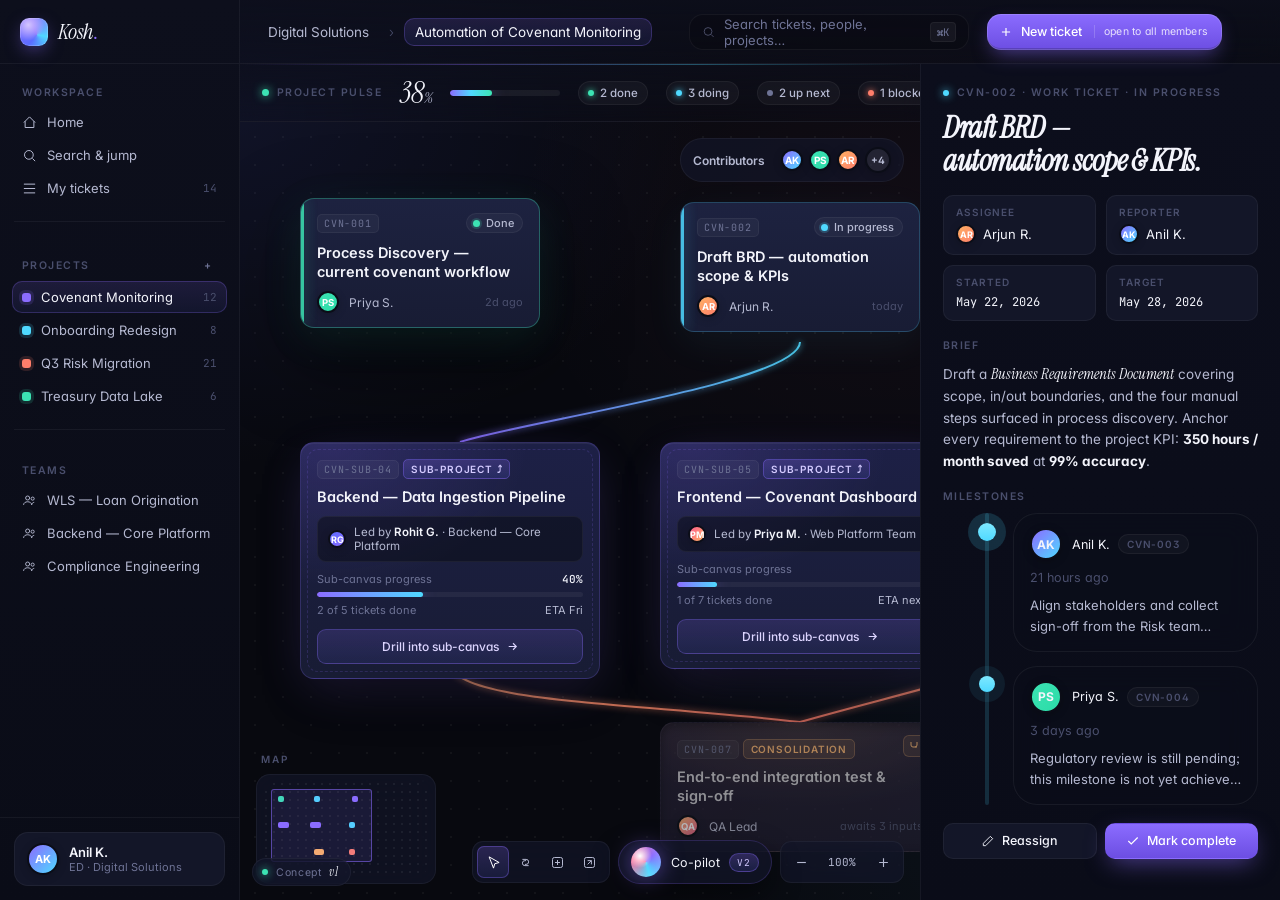
<file: index.html>
<!DOCTYPE html>
<html lang="en">
<head>
<meta charset="UTF-8" />
<meta name="viewport" content="width=1480, initial-scale=1" />
<title>Kosh — Visual Concept v1</title>
<link rel="preconnect" href="https://fonts.googleapis.com" />
<link rel="preconnect" href="https://fonts.gstatic.com" crossorigin />
<link href="https://fonts.googleapis.com/css2?family=Inter:wght@300;400;500;600;700&family=Instrument+Serif:ital@0;1&family=JetBrains+Mono:wght@400;500;700&display=swap" rel="stylesheet" />
<link rel="stylesheet" href="styles/styles.css" />
</head>

<body>

<div class="app">

  <!-- ============================================================
       LEFT RAIL
  ============================================================ -->
  <aside class="rail">
    <div class="brand">
      <div class="brand-mark"></div>
      <div class="brand-name">Kosh<span class="dot">.</span></div>
    </div>

    <div class="rail-section">
      <div class="rail-label">
        <span>Workspace</span>
      </div>
      <div class="rail-item">
        <svg viewBox="0 0 24 24" fill="none" stroke="currentColor" stroke-width="1.6" width="15" height="15"><path d="M3 12l9-9 9 9M5 10v10h14V10"/></svg>
        Home
      </div>
      <div class="rail-item">
        <svg viewBox="0 0 24 24" fill="none" stroke="currentColor" stroke-width="1.6" width="15" height="15"><circle cx="11" cy="11" r="7"/><path d="M21 21l-4.3-4.3"/></svg>
        Search & jump
      </div>
      <div class="rail-item" id="myTicketsNav">
        <svg viewBox="0 0 24 24" fill="none" stroke="currentColor" stroke-width="1.6" width="15" height="15"><path d="M3 5h18M3 12h18M3 19h18"/></svg>
        My tickets <span class="count">14</span>
      </div>
    </div>

    <div class="rail-divider"></div>

    <div class="rail-section">
      <div class="rail-label">
        <span>Projects</span>
        <span class="add">+</span>
      </div>
      <div class="rail-item active" id="projectNav">
        <span class="swatch"></span>
        Covenant Monitoring
        <span class="count">12</span>
      </div>
      <div class="rail-item">
        <span class="swatch cyan"></span>
        Onboarding Redesign
        <span class="count">8</span>
      </div>
      <div class="rail-item">
        <span class="swatch coral"></span>
        Q3 Risk Migration
        <span class="count">21</span>
      </div>
      <div class="rail-item">
        <span class="swatch mint"></span>
        Treasury Data Lake
        <span class="count">6</span>
      </div>
    </div>

    <div class="rail-divider"></div>

    <div class="rail-section">
      <div class="rail-label">
        <span>Teams</span>
      </div>
      <div class="rail-item">
        <svg viewBox="0 0 24 24" fill="none" stroke="currentColor" stroke-width="1.5" width="15" height="15"><circle cx="9" cy="8" r="3.2"/><circle cx="17" cy="9" r="2.5"/><path d="M2.5 19c0-3 3-5 6.5-5s6.5 2 6.5 5"/><path d="M15.5 19c0-2.4 2-4 4-4"/></svg>
        WLS — Loan Origination
      </div>
      <div class="rail-item">
        <svg viewBox="0 0 24 24" fill="none" stroke="currentColor" stroke-width="1.5" width="15" height="15"><circle cx="9" cy="8" r="3.2"/><circle cx="17" cy="9" r="2.5"/><path d="M2.5 19c0-3 3-5 6.5-5s6.5 2 6.5 5"/><path d="M15.5 19c0-2.4 2-4 4-4"/></svg>
        Backend — Core Platform
      </div>
      <div class="rail-item">
        <svg viewBox="0 0 24 24" fill="none" stroke="currentColor" stroke-width="1.5" width="15" height="15"><circle cx="9" cy="8" r="3.2"/><circle cx="17" cy="9" r="2.5"/><path d="M2.5 19c0-3 3-5 6.5-5s6.5 2 6.5 5"/><path d="M15.5 19c0-2.4 2-4 4-4"/></svg>
        Compliance Engineering
      </div>
    </div>

    <div class="rail-foot">
      <div class="me-card">
        <div class="avt" style="background:linear-gradient(135deg,#8b6cff,#4fd9ff);">AK</div>
        <div class="info">
          <b>Anil K.</b>
          <span>ED · Digital Solutions</span>
        </div>
      </div>
    </div>
  </aside>

  <!-- ============================================================
       TOP BAR
  ============================================================ -->
  <header class="topbar">
    <div class="breadcrumbs" id="breadcrumbs">
      <span class="crumb">Digital Solutions</span>
      <span class="sep">›</span>
      <span class="crumb current" id="crumbProject">Automation of Covenant Monitoring</span>
    </div>

    <div class="topbar-spacer"></div>

    <div class="search">
      <svg viewBox="0 0 24 24" fill="none" stroke="currentColor" stroke-width="1.6"><circle cx="11" cy="11" r="7"/><path d="M21 21l-4.3-4.3"/></svg>
      Search tickets, people, projects…
      <span class="kbd">⌘K</span>
    </div>

    <button id="btnCreateTicket" class="btn-create" title="Anyone on this project can create a ticket">
      <svg viewBox="0 0 24 24" fill="none" stroke="currentColor" stroke-width="2"><path d="M12 5v14M5 12h14"/></svg>
      New ticket
      <span class="hint">open to all members</span>
    </button>

    <!-- contributors moved to canvas filters (top-right). removed from topbar -->
    <button class="icon-btn" title="Filter">
      <svg viewBox="0 0 24 24" fill="none" stroke="currentColor" stroke-width="1.6"><path d="M3 5h18l-7 9v6l-4-2v-4z"/></svg>
    </button>
    <button class="icon-btn" title="Notifications">
      <svg viewBox="0 0 24 24" fill="none" stroke="currentColor" stroke-width="1.6"><path d="M6 8a6 6 0 1112 0c0 7 3 7 3 9H3c0-2 3-2 3-9z"/><path d="M10 21a2 2 0 004 0"/></svg>
    </button>

    <!-- user pill removed from top-right per layout request -->
  </header>

  <!-- ============================================================
       CANVAS AREA
  ============================================================ -->
  <main class="canvas-area">

    <!-- ============================================================
         PROJECT PULSE — visible progression of the whole project
    ============================================================ -->
    <div class="project-pulse-strip" id="pulseRoot">
      <div class="pulse-eye"><span class="dot"></span>Project pulse</div>
      <div class="pulse-pct serif">38<span class="pct-sym">%</span></div>
      <div class="pulse-bar-wrap"><div class="bar"><div class="fill" style="width:38%;"></div></div></div>
      <span class="pulse-chip done"><span class="dot"></span>2 done</span>
      <span class="pulse-chip doing"><span class="dot"></span>3 doing</span>
      <span class="pulse-chip todo"><span class="dot"></span>2 up next</span>
      <span class="pulse-chip blocked"><span class="dot"></span>1 blocked</span>
      <div class="pulse-meta">
        <svg viewBox="0 0 24 24" fill="none" stroke="currentColor" stroke-width="1.6"><circle cx="12" cy="12" r="9"/><path d="M12 7v5l3 2"/></svg>
        <b>On track</b><span class="sep">·</span>6 days to target<span class="sep">·</span>9 members
      </div>
    </div>

    <div class="project-pulse-strip hidden" id="pulseSub">
      <div class="pulse-eye"><span class="dot"></span>Sub-canvas pulse</div>
      <div class="pulse-pct serif">33<span class="pct-sym">%</span></div>
      <div class="pulse-bar-wrap"><div class="bar"><div class="fill" style="width:33%;"></div></div></div>
      <span class="pulse-chip done"><span class="dot"></span>2 done</span>
      <span class="pulse-chip doing"><span class="dot"></span>2 doing</span>
      <span class="pulse-chip todo"><span class="dot"></span>2 up next</span>
      <div class="pulse-meta">
        <svg viewBox="0 0 24 24" fill="none" stroke="currentColor" stroke-width="1.6"><path d="M3 3v18h18"/><path d="M7 14l4-4 3 3 5-6"/></svg>
        <b>On track</b><span class="sep">·</span>rolls up to parent<span class="sep">·</span>6 members
      </div>
    </div>

    <div id="templatePalette" class="template-palette hidden" aria-label="Template palette">
      <div class="template-header">
        <div>
          <div class="template-label">Drag to create</div>
          <div class="template-title">Quick ticket templates</div>
        </div>
        <button id="closeTemplatePalette" type="button" class="icon-btn small" title="Close templates">×</button>
      </div>
      <div class="template-list">
        <button type="button" class="template-item" draggable="true" data-type="work" data-title="Milestone follow-up" data-ticket="CVN-302" data-owner="Priya S." data-status="doing" data-started="Today" data-target="3d" data-brief="Wire milestone progress into the ticket timeline and bind it to parent nodes.">
          <div class="template-meta"><span class="template-name">Milestone follow-up</span><span class="template-badge doing">In progress</span></div>
          <div class="template-desc">Create a focused task to connect milestone lines and finalize progress styling.</div>
        </button>
        <button type="button" class="template-item" draggable="true" data-type="subproject" data-title="New sub-project" data-ticket="CVN-408" data-owner="Arjun R." data-status="todo" data-started="TBD" data-target="2w" data-brief="Add a new sub-project node to group related ticket work and milestone cards.">
          <div class="template-meta"><span class="template-name">New sub-project</span><span class="template-badge todo">Up next</span></div>
          <div class="template-desc">Drop onto the canvas to add a new project area with its own right pane.</div>
        </button>
        <button type="button" class="template-item" draggable="true" data-type="work" data-title="Quick fix" data-ticket="CVN-321" data-owner="Anil K." data-status="todo" data-started="TBD" data-target="1d" data-brief="Create a small, template-driven ticket for quick fixes or UI polish.">
          <div class="template-meta"><span class="template-name">Quick fix</span><span class="template-badge todo">Up next</span></div>
          <div class="template-desc">Drag a template into the canvas and then refine details in the side panel.</div>
        </button>
      </div>
    </div>

    <div class="canvas-stages-wrap">

    <!-- Canvas filters (top-right) -->
    <div class="canvas-filters">
      <button id="filterContribBtn" class="filter-btn" title="Filter by contributors">
        <span class="filter-label">Contributors</span>
        <div class="team-stack small" style="margin-left:8px;">
          <div class="avt" title="Anil K." style="background:linear-gradient(135deg,#8b6cff,#4fd9ff);">AK</div>
          <div class="avt" title="Priya S." style="background:linear-gradient(135deg,#3ce3b3,#2bdca8);">PS</div>
          <div class="avt" title="Arjun R." style="background:linear-gradient(135deg,#ffb163,#ff7e6b);">AR</div>
          <div class="avt more">+4</div>
        </div>
      </button>
      <div id="filterPopup" class="filter-popup hidden">
        <div class="filter-header">Filter — Contributors</div>
        <div class="filter-body">
          <label class="filter-row"><input type="checkbox" id="chkAnil" value="Anil K." checked /> <span>Anil K.</span></label>
          <label class="filter-row"><input type="checkbox" id="chkPriya" value="Priya S." checked /> <span>Priya S.</span></label>
          <label class="filter-row"><input type="checkbox" id="chkArjun" value="Arjun R." checked /> <span>Arjun R.</span></label>
        </div>
        <div class="filter-actions">
          <button id="resetFiltersBtn" class="btn">Reset</button>
          <button id="applyFiltersBtn" class="btn primary">Apply</button>
        </div>
      </div>
    </div>

    <!-- ============================================================
         STAGE 1 — ROOT PROJECT CANVAS
    ============================================================ -->
    <div class="stage" data-view="root" id="stageRoot">
      <div class="stage-inner">

        <svg class="canvas-svg link-layer" viewBox="0 0 1180 760" preserveAspectRatio="none">
          <defs>
            <linearGradient id="lnkMain" x1="0" x2="1" y1="0" y2="0">
              <stop offset="0%"  stop-color="#8b6cff" stop-opacity="0.85"/>
              <stop offset="100%" stop-color="#4fd9ff" stop-opacity="0.85"/>
            </linearGradient>
            <linearGradient id="lnkBlocked" x1="0" x2="1" y1="0" y2="0">
              <stop offset="0%"  stop-color="#ff7e6b" stop-opacity="0.85"/>
              <stop offset="100%" stop-color="#ffb163" stop-opacity="0.85"/>
            </linearGradient>
            <linearGradient id="lnkMerge" x1="0" x2="0" y1="0" y2="1">
              <stop offset="0%"  stop-color="#ffb163" stop-opacity="0.85"/>
              <stop offset="100%" stop-color="#ff7e6b" stop-opacity="0.65"/>
            </linearGradient>
            <filter id="lnkGlow" x="-50%" y="-50%" width="200%" height="200%">
              <feGaussianBlur stdDeviation="3" result="b"/>
              <feMerge><feMergeNode in="b"/><feMergeNode in="SourceGraphic"/></feMerge>
            </filter>
          </defs>

          <!-- 1 → 2  Discovery → BRD -->
          <path d="M 300 150 C 340 150, 380 150, 440 150" stroke="url(#lnkMain)" stroke-width="2" fill="none" filter="url(#lnkGlow)"/>
          <!-- 2 → 3  BRD → Stakeholder -->
          <path d="M 680 150 C 720 150, 760 150, 820 150" stroke="url(#lnkMain)" stroke-width="2" fill="none" filter="url(#lnkGlow)"/>
          <!-- 2 → 4  BRD → Backend SP -->
          <path d="M 560 220 C 560 260, 280 300, 220 320" stroke="url(#lnkMain)" stroke-width="2" fill="none" filter="url(#lnkGlow)"/>
          <!-- 2 → 5  BRD → Frontend SP -->
          <path d="M 560 220 C 560 260, 560 300, 560 320" stroke="url(#lnkMain)" stroke-width="2" fill="none" filter="url(#lnkGlow)"/>
          <!-- 3 → 6  Stakeholder → Compliance -->
          <path d="M 940 220 C 940 260, 900 280, 900 320" stroke="url(#lnkMain)" stroke-width="2" fill="none" filter="url(#lnkGlow)"/>
          <!-- 4 → 7  Backend → Integration (merge) -->
          <path d="M 210 540 C 210 580, 380 580, 560 600" stroke="url(#lnkMerge)" stroke-width="2" fill="none" filter="url(#lnkGlow)"/>
          <!-- 5 → 7  Frontend → Integration -->
          <path d="M 560 540 C 560 580, 560 580, 560 600" stroke="url(#lnkMerge)" stroke-width="2" fill="none" filter="url(#lnkGlow)"/>
          <!-- 6 → 7  Compliance → Integration -->
          <path d="M 900 460 C 900 520, 700 560, 560 600" stroke="url(#lnkMerge)" stroke-width="2" fill="none" filter="url(#lnkGlow)"/>
          <!-- 7 → 8  Integration → Rollout -->
          <path d="M 700 660 C 740 660, 760 660, 780 660" stroke="url(#lnkBlocked)" stroke-width="2" fill="none" filter="url(#lnkGlow)"/>
        </svg>

        <!-- 1 — Process Discovery (DONE) -->
        <div class="card work done" data-ticket="CVN-001" data-assignee="Priya S." style="left:60px; top:80px;">
          <div class="meta-row">
            <span class="id-pill">CVN-001</span>
            <span class="status-chip done"><span class="ring"></span>Done</span>
          </div>
          <h3>Process Discovery — current covenant workflow</h3>
          <div class="foot">
            <div class="avt" style="background:linear-gradient(135deg,#3ce3b3,#2bdca8);">PS</div>
            <span class="who">Priya S.</span>
            <span class="when">2d ago</span>
          </div>
        </div>

        <!-- 2 — BRD Drafting (IN PROGRESS, SELECTED) -->
        <div class="card work doing selected" id="cardSelected" data-ticket="CVN-002" data-assignee="Arjun R." style="left:440px; top:80px;">
          <div class="meta-row">
            <span class="id-pill">CVN-002</span>
            <span class="status-chip doing"><span class="ring"></span>In progress</span>
          </div>
          <h3>Draft BRD — automation scope &amp; KPIs</h3>
          <div class="foot">
            <div class="avt" style="background:linear-gradient(135deg,#ffb163,#ff7e6b);">AR</div>
            <span class="who">Arjun R.</span>
            <span class="when">today</span>
          </div>
        </div>

        <!-- 3 — Stakeholder alignment (TODO) -->
        <div class="card work todo" data-ticket="CVN-003" data-assignee="Anil K." style="left:820px; top:80px;">
          <div class="meta-row">
            <span class="id-pill">CVN-003</span>
            <span class="status-chip todo"><span class="ring"></span>Up next</span>
          </div>
          <h3>Stakeholder alignment — Risk &amp; Ops sign-off</h3>
          <div class="foot">
            <div class="avt" style="background:linear-gradient(135deg,#8b6cff,#4fd9ff);">AK</div>
            <span class="who">Anil K.</span>
            <span class="when">Fri</span>
          </div>
        </div>

        <!-- 4 — Backend Sub-Project -->
        <div class="card subproject" id="subBackend" data-ticket="CVN-SUB-04" data-assignee="Rohit G." style="left:60px; top:320px;">
          <div class="portal-frame"></div>
          <div class="meta-row">
            <span class="id-pill">CVN-SUB-04</span>
            <span class="type-pill sub">Sub-Project ⤴</span>
          </div>
          <h3>Backend — Data Ingestion Pipeline</h3>
          <div class="team-line">
            <div class="avt" style="background:linear-gradient(135deg,#5b6cff,#8b6cff); width:18px; height:18px; font-size:9px; border-width:2px;">RG</div>
            <span>Led by <b>Rohit G.</b> · Backend — Core Platform</span>
          </div>
          <div class="progress">
            <div class="progress-row"><span>Sub-canvas progress</span><b>40%</b></div>
            <div class="bar"><div class="fill" style="width:40%;"></div></div>
            <div class="progress-row"><span>2 of 5 tickets done</span><span style="color:var(--text-md);">ETA Fri</span></div>
          </div>
          <button class="drill-btn" onclick="goSub()">
            Drill into sub-canvas
            <svg viewBox="0 0 24 24" fill="none" stroke="currentColor" stroke-width="2"><path d="M5 12h14M13 6l6 6-6 6"/></svg>
          </button>
        </div>

        <!-- 5 — Frontend Sub-Project -->
        <div class="card subproject" data-ticket="CVN-SUB-05" data-assignee="Priya M." style="left:420px; top:320px;">
          <div class="portal-frame"></div>
          <div class="meta-row">
            <span class="id-pill">CVN-SUB-05</span>
            <span class="type-pill sub">Sub-Project ⤴</span>
          </div>
          <h3>Frontend — Covenant Dashboard</h3>
          <div class="team-line">
            <div class="avt" style="background:linear-gradient(135deg,#ff5d8f,#ffb163); width:18px; height:18px; font-size:9px; border-width:2px;">PM</div>
            <span>Led by <b>Priya M.</b> · Web Platform Team</span>
          </div>
          <div class="progress">
            <div class="progress-row"><span>Sub-canvas progress</span><b>15%</b></div>
            <div class="bar"><div class="fill" style="width:15%;"></div></div>
            <div class="progress-row"><span>1 of 7 tickets done</span><span style="color:var(--text-md);">ETA next wk</span></div>
          </div>
          <button class="drill-btn" onclick="goSub()">
            Drill into sub-canvas
            <svg viewBox="0 0 24 24" fill="none" stroke="currentColor" stroke-width="2"><path d="M5 12h14M13 6l6 6-6 6"/></svg>
          </button>
        </div>

        <!-- 6 — Compliance Review (DOING) -->
        <div class="card work doing" data-ticket="CVN-006" data-assignee="Sneha K." style="left:780px; top:320px;">
          <div class="meta-row">
            <span class="id-pill">CVN-006</span>
            <span class="status-chip doing"><span class="ring"></span>In progress</span>
          </div>
          <h3>Compliance — RBI &amp; internal audit pre-read</h3>
          <div class="foot">
            <div class="avt" style="background:linear-gradient(135deg,#4fd9ff,#3ce3b3);">SK</div>
            <span class="who">Sneha K.</span>
            <span class="when">today</span>
          </div>
        </div>

        <!-- 7 — Integration Testing (CONSOLIDATION) -->
        <div class="card consolidation todo" data-ticket="CVN-007" data-assignee="QA Lead" style="left:420px; top:600px;">
          <div class="merge-icon">
            <svg viewBox="0 0 24 24" fill="none" stroke="currentColor" stroke-width="2"><path d="M6 4v6a4 4 0 004 4h8M18 4v6a4 4 0 01-4 4"/></svg>
          </div>
          <div class="meta-row">
            <span class="id-pill">CVN-007</span>
            <span class="type-pill cons">Consolidation</span>
          </div>
          <h3>End-to-end integration test &amp; sign-off</h3>
          <div class="foot">
            <div class="avt" style="background:linear-gradient(135deg,#ffb163,#ff5d8f);">QA</div>
            <span class="who">QA Lead</span>
            <span class="when">awaits 3 inputs</span>
          </div>
        </div>

        <!-- 8 — Rollout (BLOCKED) -->
        <div class="card work blocked" data-ticket="CVN-008" data-assignee="Anil K." style="left:780px; top:600px;">
          <div class="meta-row">
            <span class="id-pill">CVN-008</span>
            <span class="status-chip blocked"><span class="ring"></span>Blocked</span>
          </div>
          <h3>Pilot rollout — WLS team, 2 branches</h3>
          <div class="foot">
            <div class="avt" style="background:linear-gradient(135deg,#8b6cff,#4fd9ff);">AK</div>
            <span class="who">Anil K.</span>
            <span class="when">awaits CVN-007</span>
          </div>
        </div>

      </div>
    </div>

    <!-- ============================================================
         STAGE 2 — SUB-PROJECT CANVAS (Backend)
    ============================================================ -->
    <div class="stage hidden" data-view="sub" id="stageSub">
      <div class="stage-inner">

        <svg class="canvas-svg link-layer" viewBox="0 0 1180 760" preserveAspectRatio="none">
          <defs>
            <linearGradient id="lnkSub" x1="0" x2="1" y1="0" y2="0">
              <stop offset="0%"  stop-color="#4fd9ff" stop-opacity="0.85"/>
              <stop offset="100%" stop-color="#8b6cff" stop-opacity="0.85"/>
            </linearGradient>
            <filter id="lnkGlow2" x="-50%" y="-50%" width="200%" height="200%">
              <feGaussianBlur stdDeviation="3" result="b"/>
              <feMerge><feMergeNode in="b"/><feMergeNode in="SourceGraphic"/></feMerge>
            </filter>
          </defs>

          <!-- API → Migration -->
          <path d="M 320 150 C 360 150, 400 150, 440 150" stroke="url(#lnkSub)" stroke-width="2" fill="none" filter="url(#lnkGlow2)"/>
          <!-- Migration → Kafka -->
          <path d="M 680 150 C 720 150, 760 150, 800 150" stroke="url(#lnkSub)" stroke-width="2" fill="none" filter="url(#lnkGlow2)"/>
          <!-- API → Auth -->
          <path d="M 200 220 C 200 260, 320 310, 320 350" stroke="url(#lnkSub)" stroke-width="2" fill="none" filter="url(#lnkGlow2)"/>
          <!-- Migration → Endpoint -->
          <path d="M 560 220 C 560 260, 620 310, 620 350" stroke="url(#lnkSub)" stroke-width="2" fill="none" filter="url(#lnkGlow2)"/>
          <!-- Auth → Load test -->
          <path d="M 320 470 C 320 530, 500 550, 500 590" stroke="url(#lnkSub)" stroke-width="2" fill="none" filter="url(#lnkGlow2)"/>
          <!-- Endpoint → Load test -->
          <path d="M 620 470 C 620 530, 500 550, 500 590" stroke="url(#lnkSub)" stroke-width="2" fill="none" filter="url(#lnkGlow2)"/>
        </svg>

        <div class="card work done" data-ticket="BE-001" data-assignee="Amit S." style="left:80px; top:80px;">
          <div class="meta-row">
            <span class="id-pill">BE-001</span>
            <span class="status-chip done"><span class="ring"></span>Done</span>
          </div>
          <h3>API contract &amp; schema design</h3>
          <div class="foot">
            <div class="avt" style="background:linear-gradient(135deg,#3ce3b3,#2bdca8);">AS</div>
            <span class="who">Amit S.</span>
            <span class="when">3d ago</span>
          </div>
        </div>

        <div class="card work doing" data-ticket="BE-002" data-assignee="Vikram N." style="left:440px; top:80px;">
          <div class="meta-row">
            <span class="id-pill">BE-002</span>
            <span class="status-chip doing"><span class="ring"></span>In progress</span>
          </div>
          <h3>Postgres migration &amp; backfill plan</h3>
          <div class="foot">
            <div class="avt" style="background:linear-gradient(135deg,#5b6cff,#8b6cff);">VN</div>
            <span class="who">Vikram N.</span>
            <span class="when">today</span>
          </div>
        </div>

        <div class="card work todo" data-ticket="BE-003" data-assignee="Karthik R." style="left:800px; top:80px;">
          <div class="meta-row">
            <span class="id-pill">BE-003</span>
            <span class="status-chip todo"><span class="ring"></span>Up next</span>
          </div>
          <h3>Kafka topic + consumer group bootstrap</h3>
          <div class="foot">
            <div class="avt" style="background:linear-gradient(135deg,#ffb163,#ff7e6b);">KR</div>
            <span class="who">Karthik R.</span>
            <span class="when">Mon</span>
          </div>
        </div>

        <div class="card work done" data-ticket="BE-004" data-assignee="Amit S." style="left:200px; top:350px;">
          <div class="meta-row">
            <span class="id-pill">BE-004</span>
            <span class="status-chip done"><span class="ring"></span>Done</span>
          </div>
          <h3>Auth middleware — JWT &amp; tenant scoping</h3>
          <div class="foot">
            <div class="avt" style="background:linear-gradient(135deg,#3ce3b3,#2bdca8);">AS</div>
            <span class="who">Amit S.</span>
            <span class="when">yesterday</span>
          </div>
        </div>

        <div class="card work doing" data-ticket="BE-005" data-assignee="Vikram N." style="left:500px; top:350px;">
          <div class="meta-row">
            <span class="id-pill">BE-005</span>
            <span class="status-chip doing"><span class="ring"></span>In progress</span>
          </div>
          <h3>REST endpoints — covenant CRUD &amp; events</h3>
          <div class="foot">
            <div class="avt" style="background:linear-gradient(135deg,#5b6cff,#8b6cff);">VN</div>
            <span class="who">Vikram N.</span>
            <span class="when">today</span>
          </div>
        </div>

        <div class="card work todo" data-ticket="BE-006" data-assignee="QA Lead" style="left:360px; top:590px;">
          <div class="meta-row">
            <span class="id-pill">BE-006</span>
            <span class="status-chip todo"><span class="ring"></span>Up next</span>
          </div>
          <h3>Load test — 50k events / hour target</h3>
          <div class="foot">
            <div class="avt" style="background:linear-gradient(135deg,#ffb163,#ff5d8f);">QA</div>
            <span class="who">QA Lead</span>
            <span class="when">Thu</span>
          </div>
        </div>

      </div>
    </div>

    <div class="stage hidden" data-view="user" id="stageUser">
      <div class="stage-inner">
        <div class="user-board">
          <div class="user-board-header">
            <div>
              <div class="user-board-label">User view</div>
              <div class="user-board-title">Personal ticket board</div>
            </div>
            <button id="backToProjectBtn" class="btn small" type="button">Back to project</button>
          </div>
          <div class="user-lanes" id="userLanes">
            <!-- lanes rendered from canvas tickets -->
          </div>
        </div>
      </div>
    </div>

    <!-- mini map -->
    <div class="minimap">
      <div class="minimap-label">Map</div>
      <div class="minimap-canvas">
        <span class="mini-dot mint" style="left:8%; top:14%;"></span>
        <span class="mini-dot cyan" style="left:30%; top:14%;"></span>
        <span class="mini-dot"      style="left:54%; top:14%;"></span>
        <span class="mini-dot"      style="left:8%;  top:42%; width:11px;"></span>
        <span class="mini-dot"      style="left:28%; top:42%; width:11px;"></span>
        <span class="mini-dot cyan" style="left:52%; top:42%;"></span>
        <span class="mini-dot amber" style="left:30%; top:72%; width:10px;"></span>
        <span class="mini-dot" style="background:#ff7e6b; left:52%; top:72%;"></span>
        <div class="mini-viewport" style="left:4%; top:6%; width:62%; height:80%;"></div>
      </div>
    </div>

    <!-- tools -->
    <div class="tool-cluster">
      <div class="tool-pill">
        <button id="toolPan" class="active" title="Pan & select">
          <svg viewBox="0 0 24 24" fill="none" stroke="currentColor" stroke-width="1.6"><path d="M5 3l16 9-7 2-2 7z"/></svg>
        </button>
        <button id="toolLink" title="Draw link">
          <svg viewBox="0 0 24 24" fill="none" stroke="currentColor" stroke-width="1.6"><path d="M7 7h6a4 4 0 010 8h-2M17 17H11a4 4 0 010-8h2"/></svg>
        </button>
        <button title="Add ticket">
          <svg viewBox="0 0 24 24" fill="none" stroke="currentColor" stroke-width="1.6"><rect x="4" y="4" width="16" height="16" rx="3"/><path d="M12 8v8M8 12h8"/></svg>
        </button>
        <button title="Add sub-project">
          <svg viewBox="0 0 24 24" fill="none" stroke="currentColor" stroke-width="1.6"><rect x="4" y="4" width="16" height="16" rx="3"/><path d="M9 9h6v6"/><path d="M9 15l6-6"/></svg>
        </button>
      </div>

      <!-- Co-pilot dock moved inline to the tool cluster -->
      <div id="aiDock" class="ai-dock">
        <div class="ai-orb"></div>
        <div class="label">Co-pilot <span class="v2-tag">V2</span></div>
      </div>

      <div class="tool-pill">
        <button id="zoomOut" title="Zoom out">
          <svg viewBox="0 0 24 24" fill="none" stroke="currentColor" stroke-width="1.8"><path d="M5 12h14"/></svg>
        </button>
        <span class="zoom-readout">100%</span>
        <button id="zoomIn" title="Zoom in">
          <svg viewBox="0 0 24 24" fill="none" stroke="currentColor" stroke-width="1.8"><path d="M5 12h14M12 5v14"/></svg>
        </button>
      </div>
    </div>

    <div id="edgeHint" class="edge-hint hidden">Select another node to connect the newly created ticket.</div>

    <div class="concept-tag">
      <span class="live"></span>
      Concept <span class="v">v1</span>
    </div>

    </div><!-- /canvas-stages-wrap -->

    <!-- Floating AI Co-pilot chat (hidden by default) -->
    <div id="aiCopilot" class="floating-ai-copilot hidden" aria-hidden="true">
      <div class="ai-dock-header">
        <div class="ai-branding">
          <div class="ai-orb" style="width:28px;height:28px;"></div>
          <h3>Co-pilot</h3>
        </div>
        <div style="display:flex;gap:8px;align-items:center;">
          <button id="aiClose" title="Close" style="width:30px;height:30px;border-radius:8px;color:var(--text-md)">✕</button>
        </div>
      </div>
      <div id="aiChatViewport" class="ai-chat-viewport" style="padding:12px;">
        <!-- messages inserted here -->
      </div>
      <div class="ai-input-row">
        <input id="aiInput" placeholder="Ask the Co-pilot a question…" autocomplete="off" />
        <button id="aiSend">Send</button>
      </div>
    </div>
  </main>

  <!-- ============================================================
       INSPECTOR
  ============================================================ -->
  <aside class="inspector" id="inspector">
    <div id="inspectorTicket">
      <div class="ins-eyebrow">
        <span class="ring"></span>
        <span id="insEyebrow">CVN-002 · Work ticket · In progress</span>
      </div>
      <h1 class="ins-title serif" id="insTitle">Draft BRD —<br/>automation scope &amp; KPIs.</h1>

      <div class="ins-meta-grid">
        <div class="ins-cell">
          <div class="lbl">Assignee</div>
          <div class="val">
            <div class="avt" style="background:linear-gradient(135deg,#ffb163,#ff7e6b);">AR</div>
            Arjun R.
          </div>
        </div>
        <div class="ins-cell">
          <div class="lbl">Reporter</div>
          <div class="val">
            <div class="avt" style="background:linear-gradient(135deg,#8b6cff,#4fd9ff);">AK</div>
            Anil K.
          </div>
        </div>
        <div class="ins-cell">
          <div class="lbl">Started</div>
          <div class="val mono" style="font-size:12px;">May 22, 2026</div>
        </div>
        <div class="ins-cell">
          <div class="lbl">Target</div>
          <div class="val mono" style="font-size:12px;">May 28, 2026</div>
        </div>
      </div>

      <div class="ins-section-label">Brief</div>
      <div class="ins-desc">
        Draft a <em>Business Requirements Document</em> covering scope, in/out boundaries, and the four manual steps surfaced in process discovery. Anchor every requirement to the project KPI: <b style="color:var(--text-hi)">350 hours / month saved</b> at <b style="color:var(--text-hi)">99% accuracy</b>.
      </div>

      <div class="ctx-pyramid hidden">
        <div class="ctx-row">
          <span class="ctx-tag">ED</span>
          <div class="ctx-line"><b>Anil K.</b> · Digital Solutions — owns automation &amp; risk-tech platform across the bank.</div>
        </div>
        <div class="ctx-row">
          <span class="ctx-tag">VP</span>
          <div class="ctx-line"><b>WLS</b> · wholesale lending services — covenant monitoring sits here.</div>
        </div>
        <div class="ctx-row">
          <span class="ctx-tag">TEAM</span>
          <div class="ctx-line"><b>Loan Origination</b> · 8 analysts; current covenant workflow is fully manual.</div>
        </div>
        <div class="ctx-row">
          <span class="ctx-tag">PROJ</span>
          <div class="ctx-line"><b>Automation of Covenant Monitoring</b> · save 350 hrs/mo · 99% accuracy · pilot 2 branches.</div>
        </div>
      </div>

      <div class="ins-section-label">Milestones</div>
      <div class="milestone-list">
        <div class="milestone-row">
          <div class="milestone-line">
            <span class="timeline-dot active"></span>
          </div>
          <div class="milestone-card" data-ticket="CVN-003" data-title="Stakeholder alignment — Risk & Ops sign-off" data-desc="Bring Risk and Operations into the loop and complete the sign-off process for the covenant monitoring scope." data-user="Anil K." data-time="21 hours ago" data-status="Up next">
            <div class="milestone-meta">
              <div class="milestone-owner"><span class="avt" style="background:linear-gradient(135deg,#8b6cff,#4fd9ff);">AK</span><span>Anil K. <small class="milestone-ticket">CVN-003</small></span></div>
              <span class="milestone-time">21 hours ago</span>
            </div>
            <div class="milestone-desc">Align stakeholders and collect sign-off from the Risk team before moving into the integration plan.</div>
          </div>
        </div>
        <div class="milestone-row">
          <div class="milestone-line">
            <span class="timeline-dot"></span>
          </div>
          <div class="milestone-card" data-ticket="CVN-004" data-title="Regulatory review gating" data-desc="Deliver the compliance review packet and wait for formal regulatory sign-off before scheduling rollout." data-user="Priya S." data-time="3 days ago" data-status="Pending">
            <div class="milestone-meta">
              <div class="milestone-owner"><span class="avt" style="background:linear-gradient(135deg,#3ce3b3,#2bdca8);">PS</span><span>Priya S. <small class="milestone-ticket">CVN-004</small></span></div>
              <span class="milestone-time">3 days ago</span>
            </div>
            <div class="milestone-desc">Regulatory review is still pending; this milestone is not yet achieved and is blocking the next integration step.</div>
          </div>
        </div>
      </div>

      <div class="action-row">
        <button class="btn">
          <svg viewBox="0 0 24 24" fill="none" stroke="currentColor" stroke-width="1.6"><path d="M16 4l4 4-12 12H4v-4z"/></svg>
          Reassign
        </button>
        <button class="btn primary">
          <svg viewBox="0 0 24 24" fill="none" stroke="currentColor" stroke-width="2"><path d="M4 12l5 5L20 6"/></svg>
          Mark complete
        </button>
      </div>
    </div>

    <div id="inspectorSub" class="hidden">
      <div class="ins-eyebrow">
        <span class="ring"></span>
        <span id="insSubEyebrow">CVN-SUB-04 · Sub-project · In progress</span>
      </div>
      <h1 class="ins-title serif" id="insSubTitle">Backend —<br/>Data Ingestion Pipeline</h1>

      <div class="ins-meta-grid">
        <div class="ins-cell">
          <div class="lbl">Led by</div>
          <div class="val">
            <div class="avt" style="background:linear-gradient(135deg,#5b6cff,#8b6cff);">RG</div>
            Rohit G.
          </div>
        </div>
        <div class="ins-cell">
          <div class="lbl">Status</div>
          <div class="val"><span class="status-chip doing"><span class="ring"></span>In progress</span></div>
        </div>
        <div class="ins-cell">
          <div class="lbl">Started</div>
          <div class="val mono" style="font-size:12px;">May 16, 2026</div>
        </div>
        <div class="ins-cell">
          <div class="lbl">Target</div>
          <div class="val mono" style="font-size:12px;">Jun 08, 2026</div>
        </div>
      </div>

      <div class="ins-section-label">Brief</div>
      <div class="ins-desc">
        Deliver the backend ingestion pipeline for covenant data, including schema, stream processing, and event orchestration. Ensure the sub-project is aligned to the parent KPI and ready to roll into API validation with minimal rework.
      </div>

      <div class="ins-section-label">Milestones</div>
      <div class="milestone-list">
        <div class="milestone-row">
          <div class="milestone-line">
            <span class="timeline-dot active"></span>
          </div>
          <div class="milestone-card" data-ticket="BE-005" data-title="REST endpoints — covenant CRUD &amp; events" data-desc="Finish the endpoint surface for covenant data create/read/update/delete and event streaming." data-user="Vikram N." data-time="today" data-status="In progress">
            <div class="milestone-meta">
              <div class="milestone-owner"><span class="avt" style="background:linear-gradient(135deg,#5b6cff,#8b6cff);">VN</span><span>Vikram N. <small class="milestone-ticket">BE-005</small></span></div>
              <span class="milestone-time">today</span>
            </div>
            <div class="milestone-desc">Finalize the covenant CRUD endpoints and event hooks so the backend can support the dashboard and integration flow.</div>
          </div>
        </div>
        <div class="milestone-row">
          <div class="milestone-line">
            <span class="timeline-dot"></span>
          </div>
          <div class="milestone-card" data-ticket="BE-006" data-title="Load test — 50k events / hour target" data-desc="Prepare the load test harness and complete the first performance validation pass before final sign-off." data-user="QA Lead" data-time="Thu" data-status="Up next">
            <div class="milestone-meta">
              <div class="milestone-owner"><span class="avt" style="background:linear-gradient(135deg,#ffb163,#ff5d8f);">QA</span><span>QA Lead <small class="milestone-ticket">BE-006</small></span></div>
              <span class="milestone-time">Thu</span>
            </div>
            <div class="milestone-desc">This milestone is pending; it represents the last validation gate for backend stability before integration.</div>
          </div>
        </div>
      </div>
    </div>

    <div id="ticketModal" class="modal-overlay hidden" aria-hidden="true">
      <div class="modal-window modal-large">
        <div class="modal-header">
          <div>
            <span id="modalStatus" class="status-chip todo"><span class="ring"></span>Up next</span>
            <span id="modalTicket" class="modal-ticket-no">CVN-003</span>
          </div>
          <button id="modalCloseBtn" class="modal-close" title="Close">×</button>
        </div>
        <div class="modal-body">
          <h2 id="modalTitle">Stakeholder alignment — Risk & Ops sign-off</h2>
          <div class="modal-meta-row">
            <div><strong>Reporter:</strong> <span id="modalUser">Anil K.</span></div>
            <div><strong>Time:</strong> <span id="modalTime">21 hours ago</span></div>
          </div>
          <div class="modal-section">
            <h3>Description</h3>
            <p id="modalDesc">Bring Risk and Operations into the loop and complete the sign-off process for the covenant monitoring scope.</p>
          </div>
          <div class="modal-section">
            <h3>Attachments</h3>
            <div class="modal-tags">
              <span class="tag">Spec doc</span>
              <span class="tag">Stakeholder notes</span>
            </div>
          </div>
          <div class="modal-section">
            <h3>Comments</h3>
            <div class="comment-row"><b>Priya S.</b> · 2h ago<div>Looks good, but we still need Risk’s timeline.</div></div>
            <div class="comment-row"><b>Rohit G.</b> · 4h ago<div>I’m prepping the backend dependencies for the sign-off.</div></div>
          </div>
        </div>
      </div>
    </div>
    <div id="createTicketModal" class="modal-overlay hidden" aria-hidden="true">
      <div class="modal-window">
        <div class="modal-header">
          <div>
            <span class="status-chip doing"><span class="ring"></span>Create ticket</span>
            <span class="modal-ticket-no">New node</span>
          </div>
          <button id="createTicketClose" class="modal-close" title="Close">×</button>
        </div>
        <div class="modal-body">
          <div class="input-group">
            <label for="newTicketTitle">Ticket title</label>
            <input id="newTicketTitle" placeholder="e.g. Build new covenant ingestion hook" />
          </div>
          <div class="input-group">
            <label for="newTicketId">Ticket number</label>
            <input id="newTicketId" placeholder="CVN-009" />
          </div>
          <div class="input-group">
            <label for="newTicketType">Type</label>
            <select id="newTicketType">
              <option value="work">Work ticket</option>
              <option value="subproject">Sub-project</option>
            </select>
          </div>
          <div class="ins-meta-grid" style="margin:0; gap:10px;">
            <div class="ins-cell">
              <div class="lbl">Led by</div>
              <input id="newTicketOwner" placeholder="Rohit G." />
            </div>
            <div class="ins-cell">
              <div class="lbl">Status</div>
              <select id="newTicketStatus">
                <option value="todo">Up next</option>
                <option value="doing">In progress</option>
                <option value="done">Done</option>
              </select>
            </div>
            <div class="ins-cell">
              <div class="lbl">Started</div>
              <input id="newTicketStarted" placeholder="May 22, 2026" />
            </div>
            <div class="ins-cell">
              <div class="lbl">Target</div>
              <input id="newTicketTarget" placeholder="May 28, 2026" />
            </div>
          </div>
          <div class="input-group">
            <label for="newTicketBrief">Brief</label>
            <textarea id="newTicketBrief" rows="4" placeholder="Short description of the ticket..."></textarea>
          </div>
        </div>
        <div class="modal-footer">
          <button id="createTicketCancel" class="btn-cancel">Cancel</button>
          <button id="createTicketSubmit" class="btn-confirm">Create and connect</button>
        </div>
      </div>
    </div>
  </aside>

</div>

<script>
  /* Minimal interactions:
     - drill into Backend sub-project from the parent canvas
     - click breadcrumb crumb to return to root
     - click any card to "select" it (UI only)
  */
  const stageRoot = document.getElementById('stageRoot');
  const stageSub  = document.getElementById('stageSub');
  const stageUser = document.getElementById('stageUser');
  const pulseRoot = document.getElementById('pulseRoot');
  const pulseSub  = document.getElementById('pulseSub');
  const crumbs    = document.getElementById('breadcrumbs');
  const ticketPanel = document.getElementById('inspectorTicket');
  const subPanel = document.getElementById('inspectorSub');
  const projectNav = document.getElementById('projectNav');
  const myTicketsNav = document.getElementById('myTicketsNav');
  const backToProjectBtn = document.getElementById('backToProjectBtn');
  const userLanes = document.getElementById('userLanes');

  function hideAllStages() {
    stageRoot.classList.add('hidden');
    stageSub.classList.add('hidden');
    stageUser.classList.add('hidden');
  }
  function clearNavActive() {
    [projectNav, myTicketsNav].forEach(item => item && item.classList.remove('active'));
  }
  function activateNav(item) {
    if (item) item.classList.add('active');
  }

  function getCardTicket(card) {
    return card.dataset.ticket || card.querySelector('.id-pill')?.textContent.trim() || '';
  }

  function findCanvasCard(ticket) {
    return document.querySelector(`.stage .stage-inner > .card[data-ticket="${ticket}"]`);
  }

  function getLaneKey(card) {
    if (card.classList.contains('done')) return 'done';
    if (card.classList.contains('doing')) return 'doing';
    if (card.classList.contains('blocked')) return 'review';
    return 'todo';
  }

  function getCanvasStatusFromLane(laneKey) {
    if (laneKey === 'doing') return 'doing';
    if (laneKey === 'done') return 'done';
    if (laneKey === 'review') return 'blocked';
    return 'todo';
  }

  function getBoardLabel(statusKey) {
    if (statusKey === 'doing') return 'In progress';
    if (statusKey === 'done') return 'Done';
    if (statusKey === 'review') return 'Review';
    return 'Up next';
  }

  function getBoardChipClass(statusKey) {
    if (statusKey === 'doing') return 'doing';
    if (statusKey === 'done') return 'done';
    if (statusKey === 'review') return 'review';
    return 'todo';
  }

  function updateCardStatus(card, status) {
    card.classList.remove('todo', 'doing', 'done', 'blocked');
    card.classList.add(status);
    const chip = card.querySelector('.status-chip');
    if (!chip) return;
    const label = status === 'doing' ? 'In progress' : status === 'done' ? 'Done' : status === 'blocked' ? 'Review' : 'Up next';
    chip.className = 'status-chip ' + status;
    chip.innerHTML = `<span class="ring"></span>${label}`;
  }

  function moveCanvasCardStage(card, stage) {
    const targetStage = stage === 'sub' ? stageSub : stageRoot;
    const container = targetStage.querySelector('.stage-inner');
    if (container && container !== card.parentElement) {
      container.appendChild(card);
    }
  }

  function updateCanvasCard(ticket, updates) {
    const card = findCanvasCard(ticket);
    if (!card) return;
    const { assignee, status, stage } = updates;
    if (assignee) {
      card.dataset.assignee = assignee;
      const who = card.querySelector('.who');
      if (who) who.textContent = assignee;
      const avt = card.querySelector('.foot .avt');
      if (avt) avt.textContent = assignee.split(' ').map(n => n[0] || '').join('').slice(0, 2);
    }
    if (status) updateCardStatus(card, status);
    if (stage) moveCanvasCardStage(card, stage);
    if (card.classList.contains('selected')) selectCanvasCard(card);
  }

  function selectCanvasCard(card) {
    if (!card) return;
    document.querySelectorAll('.card.selected').forEach(x => x.classList.remove('selected'));
    card.classList.add('selected');
    if (card.classList.contains('subproject')) {
      ticketPanel.classList.add('hidden');
      subPanel.classList.remove('hidden');
    } else {
      subPanel.classList.add('hidden');
      ticketPanel.classList.remove('hidden');
    }
  }

  function renderUserBoard() {
    const lanesConfig = [
      { key: 'todo', title: 'To do', empty: 'No upcoming work' },
      { key: 'doing', title: 'In progress', empty: 'No work in progress' },
      { key: 'review', title: 'Review', empty: 'No reviews pending' },
      { key: 'done', title: 'Done', empty: 'No completed tickets' }
    ];

    const cards = Array.from(document.querySelectorAll('.stage[data-view="root"] .stage-inner > .card, .stage[data-view="sub"] .stage-inner > .card'));
    const lanes = cards.reduce((acc, card) => {
      const ticket = getCardTicket(card);
      if (!ticket) return acc;
      const assignee = card.dataset.assignee || card.querySelector('.who')?.textContent.trim() || 'Unassigned';
      const title = card.querySelector('h3')?.textContent.trim() || '';
      const stage = card.closest('.stage')?.dataset.view || 'root';
      const status = getLaneKey(card);
      if (!acc[status]) acc[status] = [];
      acc[status].push({ ticket, title, assignee, stage, status });
      return acc;
    }, {});

    userLanes.innerHTML = '';
    lanesConfig.forEach(laneCfg => {
      const lane = document.createElement('div');
      lane.className = 'user-lane';
      lane.dataset.status = laneCfg.key;
      lane.innerHTML = `
        <div class="user-lane-title">
          <span>${laneCfg.title}</span>
          <span>${(lanes[laneCfg.key] || []).length} tickets</span>
        </div>
      `;

      const list = document.createElement('div');
      list.className = 'user-lane-cards';
      list.addEventListener('dragover', e => {
        e.preventDefault();
        list.classList.add('dragover');
        e.dataTransfer.dropEffect = 'move';
      });
      list.addEventListener('dragleave', () => {
        list.classList.remove('dragover');
      });
      list.addEventListener('drop', e => {
        e.preventDefault();
        list.classList.remove('dragover');
        const ticket = e.dataTransfer.getData('text/plain');
        if (!ticket) return;
        const nextStatus = getCanvasStatusFromLane(laneCfg.key);
        updateCanvasCard(ticket, { status: nextStatus });
        renderUserBoard();
      });

      (lanes[laneCfg.key] || []).forEach(item => {
        const card = document.createElement('div');
        card.className = 'user-ticket-card';
        card.setAttribute('draggable', 'true');
        card.dataset.ticket = item.ticket;
        card.dataset.stage = item.stage;
        const isSelected = findCanvasCard(item.ticket)?.classList.contains('selected');
        if (isSelected) card.classList.add('selected');
        card.innerHTML = `
          <div class="user-ticket-id">${item.ticket}</div>
          <div class="user-ticket-title">${item.title}</div>
          <div class="user-ticket-meta">
            <span class="status-chip ${getBoardChipClass(item.status)}"><span class="ring"></span>${getBoardLabel(item.status)}</span>
            <span class="user-ticket-stage">${item.stage === 'sub' ? 'Sub-project' : 'Project'}</span>
          </div>
          <div class="user-ticket-actions">
            <input class="user-edit-assignee" value="${item.assignee}" aria-label="Assignee" />
            <select class="user-edit-status" aria-label="Status">
              <option value="todo" ${item.status === 'todo' ? 'selected' : ''}>To do</option>
              <option value="doing" ${item.status === 'doing' ? 'selected' : ''}>In progress</option>
              <option value="review" ${item.status === 'review' ? 'selected' : ''}>Review</option>
              <option value="done" ${item.status === 'done' ? 'selected' : ''}>Done</option>
            </select>
            <select class="user-edit-stage" aria-label="Stage">
              <option value="root" ${item.stage === 'root' ? 'selected' : ''}>Project</option>
              <option value="sub" ${item.stage === 'sub' ? 'selected' : ''}>Sub-project</option>
            </select>
          </div>
        `;

        card.addEventListener('dragstart', e => {
          e.dataTransfer.setData('text/plain', item.ticket);
          e.dataTransfer.effectAllowed = 'move';
        });

        card.addEventListener('click', e => {
          if (e.target.closest('.user-ticket-actions')) return;
          if (item.stage === 'sub') goSub(); else goRoot();
          const targetCard = findCanvasCard(item.ticket);
          if (targetCard) {
            selectCanvasCard(targetCard);
            targetCard.scrollIntoView({ behavior: 'smooth', block: 'center', inline: 'center' });
          }
        });

        const assigneeInput = card.querySelector('.user-edit-assignee');
        const statusSelect = card.querySelector('.user-edit-status');
        const stageSelect = card.querySelector('.user-edit-stage');

        assigneeInput.addEventListener('change', () => {
          updateCanvasCard(item.ticket, { assignee: assigneeInput.value });
          renderUserBoard();
        });

        statusSelect.addEventListener('change', () => {
          const nextStatus = getCanvasStatusFromLane(statusSelect.value);
          updateCanvasCard(item.ticket, { status: nextStatus });
          renderUserBoard();
        });

        stageSelect.addEventListener('change', () => {
          updateCanvasCard(item.ticket, { stage: stageSelect.value });
          renderUserBoard();
        });

        list.appendChild(card);
      });

      const cardsInLane = lanes[laneCfg.key] || [];
      if (!cardsInLane.length) {
        const empty = document.createElement('div');
        empty.className = 'user-lane-empty';
        empty.textContent = laneCfg.empty;
        list.appendChild(empty);
      }

      lane.appendChild(list);
      userLanes.appendChild(lane);
    });
  }

  function goUser() {
    hideAllStages();
    stageUser.classList.remove('hidden');
    pulseRoot.classList.add('hidden');
    pulseSub.classList.add('hidden');
    crumbs.innerHTML = '<span class="crumb">Digital Solutions</span><span class="sep">›</span><span class="crumb current">My tickets</span>';
    clearNavActive();
    activateNav(myTicketsNav);
    renderUserBoard();
    ticketPanel.classList.add('hidden');
    subPanel.classList.add('hidden');
  }

  function goSub() {
    hideAllStages();
    stageSub.classList.remove('hidden');
    pulseRoot.classList.add('hidden');
    pulseSub.classList.remove('hidden');
    crumbs.innerHTML =
      '<span class="crumb" onclick="goRoot()">Digital Solutions</span>' +
      '<span class="sep">›</span>' +
      '<span class="crumb" onclick="goRoot()">Covenant Monitoring</span>' +
      '<span class="sep">›</span>' +
      '<span class="crumb current">Backend — Data Ingestion Pipeline</span>';
    clearNavActive();
    activateNav(projectNav);
    ticketPanel.classList.add('hidden');
    subPanel.classList.remove('hidden');
  }

  function goRoot() {
    hideAllStages();
    stageRoot.classList.remove('hidden');
    pulseSub.classList.add('hidden');
    pulseRoot.classList.remove('hidden');
    crumbs.innerHTML =
      '<span class="crumb">Digital Solutions</span>' +
      '<span class="sep">›</span>' +
      '<span class="crumb current">Automation of Covenant Monitoring</span>';
    clearNavActive();
    activateNav(projectNav);
    subPanel.classList.add('hidden');
    ticketPanel.classList.remove('hidden');
  }

  backToProjectBtn && backToProjectBtn.addEventListener('click', goRoot);
  myTicketsNav && myTicketsNav.addEventListener('click', goUser);
  projectNav && projectNav.addEventListener('click', goRoot);

  /* simple card-select highlight + inspector binding */
  document.querySelectorAll('.card').forEach(c => {
    c.addEventListener('click', e => {
      if (e.target.closest('.drill-btn')) return;
      document.querySelectorAll('.card.selected').forEach(x => x.classList.remove('selected'));
      c.classList.add('selected');

      if (c.classList.contains('subproject')) {
        ticketPanel.classList.add('hidden');
        subPanel.classList.remove('hidden');
      } else {
        subPanel.classList.add('hidden');
        ticketPanel.classList.remove('hidden');
      }
    });
  });

  /* AI Co-pilot: toggle chat panel and simple send/echo responses */
  const aiDock = document.getElementById('aiDock');
  const aiCopilot = document.getElementById('aiCopilot');
  const aiClose = document.getElementById('aiClose');
  const aiSend = document.getElementById('aiSend');
  const aiInput = document.getElementById('aiInput');
  const aiChatViewport = document.getElementById('aiChatViewport');

  function openAi() {
    aiCopilot.classList.remove('hidden');
    aiCopilot.setAttribute('aria-hidden','false');
    aiInput.focus();
  }
  function closeAi() {
    aiCopilot.classList.add('hidden');
    aiCopilot.setAttribute('aria-hidden','true');
  }

  aiDock && aiDock.addEventListener('click', () => {
    const isHidden = aiCopilot.classList.contains('hidden');
    if (isHidden) openAi(); else closeAi();
  });
  aiClose && aiClose.addEventListener('click', closeAi);

  function appendMsg(text, from='bot') {
    const el = document.createElement('div');
    el.className = 'ai-bubble';
    el.style.marginBottom = '8px';
    el.textContent = text;
    if (from === 'user') { el.style.borderLeft = '2px solid var(--cyan)'; el.style.background = '#0b1220'; }
    aiChatViewport.appendChild(el);
    aiChatViewport.scrollTop = aiChatViewport.scrollHeight;
  }

  function sendAiQuestion() {
    const q = aiInput.value && aiInput.value.trim();
    if (!q) return;
    appendMsg(q, 'user');
    aiInput.value = '';
    // naive simulated response
    setTimeout(() => {
      appendMsg('Co-pilot: I received your question — here is a helpful hint based on UI state.');
    }, 700);
  }

  aiSend && aiSend.addEventListener('click', sendAiQuestion);
  aiInput && aiInput.addEventListener('keydown', (e) => { if (e.key === 'Enter') sendAiQuestion(); });

  /* Contributors filter popup toggle + apply/reset behavior */
  const filterBtnEl = document.getElementById('filterContribBtn');
  const filterPopup = document.getElementById('filterPopup');
  const applyBtn = document.getElementById('applyFiltersBtn');
  const resetBtn = document.getElementById('resetFiltersBtn');
  if (filterBtnEl && filterPopup) {
    filterBtnEl.addEventListener('click', (e) => { e.stopPropagation(); filterPopup.classList.toggle('hidden'); });
    filterPopup.addEventListener('click', (e) => e.stopPropagation());
    document.addEventListener('click', () => filterPopup.classList.add('hidden'));
  }

  function getCheckedContributors() {
    return Array.from(filterPopup.querySelectorAll('input[type=checkbox]:checked')).map(i => i.value);
  }

  function applyFilters() {
    const checked = getCheckedContributors();
    const cards = document.querySelectorAll('.stage .card');
    if (!checked.length) {
      cards.forEach(c => c.classList.remove('hidden'));
      return;
    }
    cards.forEach(c => {
      const assignee = c.getAttribute('data-assignee') || '';
      if (checked.includes(assignee)) c.classList.remove('hidden'); else c.classList.add('hidden');
    });
  }

  function resetFilters() {
    filterPopup.querySelectorAll('input[type=checkbox]').forEach(cb => cb.checked = true);
    applyFilters();
  }

  applyBtn && applyBtn.addEventListener('click', () => { applyFilters(); filterPopup.classList.add('hidden'); });
  resetBtn && resetBtn.addEventListener('click', () => { resetFilters(); });

  /* Ticket milestone card modal behavior */
  const milestoneCards = document.querySelectorAll('.milestone-card');
  const ticketModal = document.getElementById('ticketModal');
  const modalCloseBtn = document.getElementById('modalCloseBtn');
  const modalTitle = document.getElementById('modalTitle');
  const modalDesc = document.getElementById('modalDesc');
  const modalUser = document.getElementById('modalUser');
  const modalTime = document.getElementById('modalTime');
  const modalTicket = document.getElementById('modalTicket');
  const modalStatus = document.getElementById('modalStatus');
  const createTicketModal = document.getElementById('createTicketModal');
  const btnCreateTicket = document.getElementById('btnCreateTicket');
  const createTicketClose = document.getElementById('createTicketClose');
  const createTicketCancel = document.getElementById('createTicketCancel');
  const createTicketSubmit = document.getElementById('createTicketSubmit');
  const edgeHint = document.getElementById('edgeHint');
  const newTicketTitle = document.getElementById('newTicketTitle');
  const newTicketId = document.getElementById('newTicketId');
  const newTicketType = document.getElementById('newTicketType');
  const newTicketOwner = document.getElementById('newTicketOwner');
  const newTicketStatus = document.getElementById('newTicketStatus');
  const newTicketStarted = document.getElementById('newTicketStarted');
  const newTicketTarget = document.getElementById('newTicketTarget');
  const newTicketBrief = document.getElementById('newTicketBrief');
  const templatePalette = document.getElementById('templatePalette');
  const closeTemplatePalette = document.getElementById('closeTemplatePalette');
  const paletteItems = document.querySelectorAll('.template-item');
  const stageWrap = document.querySelector('.canvas-stages-wrap');

  let pendingLinkSource = null;

  function openCreateTicket() {
    createTicketModal.classList.remove('hidden');
    createTicketModal.setAttribute('aria-hidden','false');
    newTicketTitle.focus();
  }

  function closeCreateTicket(keepHint = false) {
    createTicketModal.classList.add('hidden');
    createTicketModal.setAttribute('aria-hidden','true');
    if (!keepHint) {
      edgeHint.classList.add('hidden');
      pendingLinkSource = null;
    }
  }

  function getActiveStage() {
    return stageSub.classList.contains('hidden') ? stageRoot : stageSub;
  }

  function addCardInteractions(card) {
    card.addEventListener('click', e => {
      if (e.target.closest('.drill-btn')) return;
      document.querySelectorAll('.card.selected').forEach(x => x.classList.remove('selected'));
      card.classList.add('selected');
      if (pendingLinkSource && pendingLinkSource !== card) {
        createEdge(pendingLinkSource, card);
      }
      if (card.classList.contains('subproject')) {
        ticketPanel.classList.add('hidden');
        subPanel.classList.remove('hidden');
      } else {
        subPanel.classList.add('hidden');
        ticketPanel.classList.remove('hidden');
      }
    });
  }

  function createTemplateCard(template, x, y) {
    const title = template.title || 'New ticket';
    const ticket = template.ticket || `CVN-${Math.floor(100 + Math.random() * 900)}`;
    const owner = template.owner || 'Team lead';
    const status = template.status || 'todo';
    const started = template.started || 'TBD';
    const target = template.target || 'TBD';
    const brief = template.brief || 'No description provided yet.';
    const type = template.type === 'subproject' ? 'subproject' : 'work';
    const stage = getActiveStage();
    const card = document.createElement('div');
    card.className = `card ${type} ${status === 'doing' ? 'doing' : status === 'done' ? 'done' : 'todo'}`;
    card.setAttribute('data-assignee', owner);
    card.dataset.ticket = ticket;
    card.dataset.title = title;
    card.dataset.desc = brief;
    card.dataset.user = owner;
    card.dataset.time = target;
    card.dataset.status = status === 'doing' ? 'In progress' : status === 'done' ? 'Done' : 'Up next';
    card.style.left = `${Math.max(40, Math.min(880, x))}px`;
    card.style.top = `${Math.max(40, Math.min(580, y))}px`;
    card.innerHTML = `
      <div class="meta-row">
        <span class="id-pill">${ticket}</span>
        <span class="status-chip ${status}"><span class="ring"></span>${status === 'doing' ? 'In progress' : status === 'done' ? 'Done' : 'Up next'}</span>
      </div>
      <h3>${title}</h3>
      <div class="foot">
        <div class="avt" style="background:linear-gradient(135deg,#8b6cff,#4fd9ff);">${owner.split(' ').map(n => n[0]).join('').slice(0,2)}</div>
        <span class="who">${owner}</span>
        <span class="when">${started}</span>
      </div>
    `;
    stage.querySelector('.stage-inner').appendChild(card);
    addCardInteractions(card);
    document.querySelectorAll('.card.selected').forEach(x => x.classList.remove('selected'));
    card.classList.add('selected');
    pendingLinkSource = card;
    card.classList.add('pending-link');
    edgeHint.classList.remove('hidden');
    templatePalette.classList.add('hidden');
  }

  function toggleTemplatePalette() {
    templatePalette.classList.toggle('hidden');
  }

  function closePalette() {
    templatePalette.classList.add('hidden');
  }

  function initPaletteDrag() {
    paletteItems.forEach(item => {
      item.addEventListener('dragstart', e => {
        e.dataTransfer.setData('application/json', JSON.stringify({
          type: item.dataset.type,
          title: item.dataset.title,
          ticket: item.dataset.ticket,
          owner: item.dataset.owner,
          status: item.dataset.status,
          started: item.dataset.started,
          target: item.dataset.target,
          brief: item.dataset.brief
        }));
        e.dataTransfer.effectAllowed = 'copy';
      });
    });

    stageWrap && stageWrap.addEventListener('dragover', e => {
      e.preventDefault();
      e.dataTransfer.dropEffect = 'copy';
    });

    stageWrap && stageWrap.addEventListener('drop', e => {
      e.preventDefault();
      const payload = e.dataTransfer.getData('application/json');
      if (!payload) return;
      let template;
      try {
        template = JSON.parse(payload);
      } catch (err) {
        return;
      }
      const stage = getActiveStage();
      const stageRect = stage.querySelector('.stage-inner').getBoundingClientRect();
      const x = e.clientX - stageRect.left - 120;
      const y = e.clientY - stageRect.top - 48;
      createTemplateCard(template, x, y);
    });
  }

  function getActiveSvg(stage) {
    return stage.querySelector('svg.canvas-svg');
  }

  function createEdge(source, target) {
    const stage = getActiveStage();
    const svg = getActiveSvg(stage);
    const sourceRect = source.getBoundingClientRect();
    const targetRect = target.getBoundingClientRect();
    const containerRect = svg.getBoundingClientRect();
    const startX = sourceRect.left + sourceRect.width / 2 - containerRect.left;
    const startY = sourceRect.top + sourceRect.height / 2 - containerRect.top;
    const endX = targetRect.left + targetRect.width / 2 - containerRect.left;
    const endY = targetRect.top + targetRect.height / 2 - containerRect.top;
    const gradient = stage.querySelector('defs linearGradient');
    const gradientId = gradient ? gradient.id : 'lnkMain';
    const path = document.createElementNS('http://www.w3.org/2000/svg','path');
    path.setAttribute('d', `M ${startX} ${startY} C ${startX + 80} ${startY}, ${endX - 80} ${endY}, ${endX} ${endY}`);
    path.setAttribute('stroke', `url(#${gradientId})`);
    path.setAttribute('stroke-width', '2');
    path.setAttribute('fill', 'none');
    path.setAttribute('opacity', '0.85');
    svg.appendChild(path);
    source.classList.remove('pending-link');
    pendingLinkSource = null;
    edgeHint.classList.add('hidden');
  }

  function createNewTicket() {
    const title = newTicketTitle.value.trim() || 'New ticket';
    const ticket = newTicketId.value.trim() || `CVN-${Math.floor(100 + Math.random() * 900)}`;
    const type = newTicketType.value === 'subproject' ? 'subproject' : 'work';
    const owner = newTicketOwner.value.trim() || 'Team lead';
    const status = newTicketStatus.value;
    const started = newTicketStarted.value.trim() || 'TBD';
    const target = newTicketTarget.value.trim() || 'TBD';
    const brief = newTicketBrief.value.trim() || 'No description provided yet.';
    const stage = getActiveStage();
    const card = document.createElement('div');
    card.className = `card ${type} ${status === 'doing' ? 'doing' : status === 'done' ? 'done' : 'todo'}`;
    card.dataset.ticket = ticket;
    card.setAttribute('data-assignee', owner);
    card.style.left = '520px';
    card.style.top = '260px';
    card.innerHTML = `
      <div class="meta-row">
        <span class="id-pill">${ticket}</span>
        <span class="status-chip ${status}"><span class="ring"></span>${status === 'doing' ? 'In progress' : status === 'done' ? 'Done' : 'Up next'}</span>
      </div>
      <h3>${title}</h3>
      <div class="foot">
        <div class="avt" style="background:linear-gradient(135deg,#8b6cff,#4fd9ff);">${owner.split(' ').map(n => n[0]).join('').slice(0,2)}</div>
        <span class="who">${owner}</span>
        <span class="when">${started}</span>
      </div>
    `;
    stage.querySelector('.stage-inner').appendChild(card);
    card.addEventListener('click', e => {
      if (e.target.closest('.drill-btn')) return;
      document.querySelectorAll('.card.selected').forEach(x => x.classList.remove('selected'));
      card.classList.add('selected');
      if (pendingLinkSource && pendingLinkSource !== card) {
        createEdge(pendingLinkSource, card);
      }
      if (card.classList.contains('subproject')) {
        ticketPanel.classList.add('hidden');
        subPanel.classList.remove('hidden');
      } else {
        subPanel.classList.add('hidden');
        ticketPanel.classList.remove('hidden');
      }
    });
    document.querySelectorAll('.card.selected').forEach(x => x.classList.remove('selected'));
    card.classList.add('selected');
    pendingLinkSource = card;
    card.classList.add('pending-link');
    edgeHint.classList.remove('hidden');
    closeCreateTicket(true);
  }

  btnCreateTicket && btnCreateTicket.addEventListener('click', toggleTemplatePalette);
  closeTemplatePalette && closeTemplatePalette.addEventListener('click', closePalette);
  initPaletteDrag();
  createTicketClose && createTicketClose.addEventListener('click', closeCreateTicket);
  createTicketCancel && createTicketCancel.addEventListener('click', closeCreateTicket);
  createTicketSubmit && createTicketSubmit.addEventListener('click', e => {
    e.preventDefault();
    createNewTicket();
  });

  function openTicketModal(card) {
    if (!card) return;
    modalTicket.textContent = card.dataset.ticket;
    modalTitle.textContent = card.dataset.title;
    modalDesc.textContent = card.dataset.desc;
    modalUser.textContent = card.dataset.user;
    modalTime.textContent = card.dataset.time;
    modalStatus.textContent = card.dataset.status;
    modalStatus.className = 'status-chip ' + (card.dataset.status === 'Up next' ? 'todo' : card.dataset.status === 'In progress' ? 'doing' : 'done');
    ticketModal.classList.remove('hidden');
    ticketModal.setAttribute('aria-hidden', 'false');
  }

  function closeTicketModal() {
    ticketModal.classList.add('hidden');
    ticketModal.setAttribute('aria-hidden', 'true');
  }

  milestoneCards.forEach(card => {
    card.addEventListener('click', () => openTicketModal(card));
  });

  modalCloseBtn && modalCloseBtn.addEventListener('click', closeTicketModal);
  ticketModal && ticketModal.addEventListener('click', (e) => {
    if (e.target === ticketModal) closeTicketModal();
  });
</script>
<script type="module" src="kosh-main.js"></script>
</body>
</html>
</file>
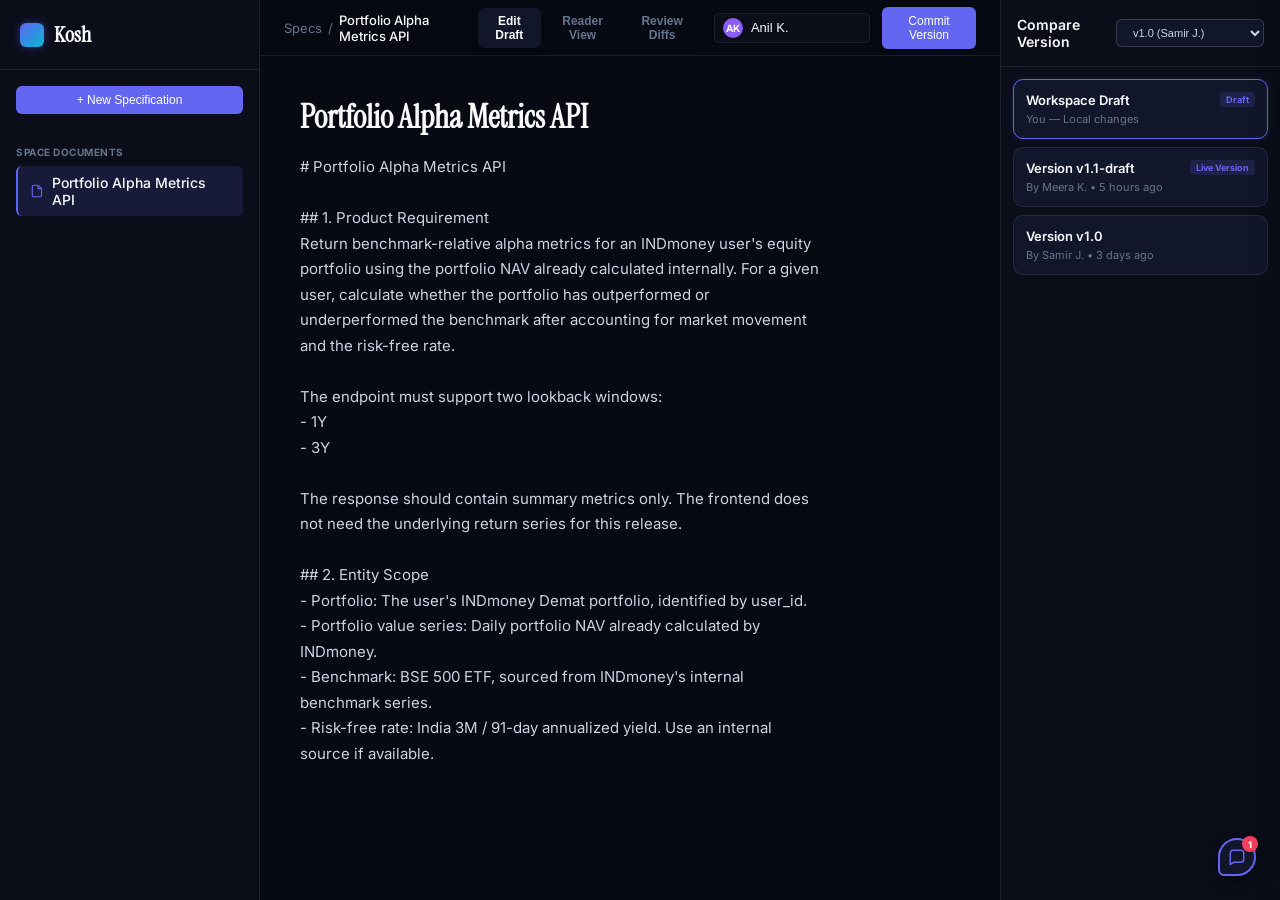
<file: docs.html>
<!DOCTYPE html>
<html lang="en">
<head>
  <meta charset="UTF-8">
  <meta name="viewport" content="width=device-width, initial-scale=1.0">
  <title>Kosh Specs — Live Collaboration</title>
  
  <!-- Typography & Icons -->
  <link rel="preconnect" href="https://fonts.googleapis.com">
  <link rel="preconnect" href="https://fonts.gstatic.com" crossorigin>
  <link href="https://fonts.googleapis.com/css2?family=Inter:wght@300;400;500;600;700&family=Instrument+Serif:ital@0;1&family=JetBrains+Mono:wght@400;500;700&display=swap" rel="stylesheet">
  
  <link rel="stylesheet" href="styles/docs.css">
</head>
<body>

  <div class="app-container">
    
    <!-- Left Sidebar: Documents Explorer -->
    <aside class="sidebar">
      <div class="brand">
        <div class="brand-logo"></div>
        <span class="brand-title">Kosh</span>
      </div>
      <div class="sidebar-content">
        <button class="btn primary" id="btnAddNewDoc" style="width: 100%; margin-bottom: 16px; justify-content: center;">
          + New Specification
        </button>
        
        <div class="section-label">Space Documents</div>
        <ul class="doc-tree" id="docTree">
          <!-- Populated by JS -->
        </ul>
      </div>
    </aside>
    
    <!-- Main Document Canvas -->
    <main class="workspace">
      
      <!-- Top Action Bar -->
      <header class="topbar">
        <div class="breadcrumbs">
          <span>Specs</span>
          <span>/</span>
          <span class="crumb-active">Portfolio Alpha Metrics API</span>
        </div>
        
        <div class="controls-cluster">
          <!-- View Modes -->
          <div class="panel-tabs">
            <button class="panel-tab active" id="tabEdit">Edit Draft</button>
            <button class="panel-tab" id="tabRead">Reader View</button>
            <button class="panel-tab" id="tabDiff">Review Diffs</button>
          </div>
          
          <!-- Identity Badges -->
          <div class="identity-badge">
            <div class="user-avatar-circle" id="user-avatar">AK</div>
            <input type="text" id="author-input" placeholder="Your name" autocomplete="off" spellcheck="false">
          </div>
          
          <button class="btn primary" id="btnCreateVersion">
            Commit Version
          </button>
        </div>
      </header>
      
      <!-- Scrollable Document Guts -->
      <div class="doc-scroller" id="docScroller">
        
        <!-- Textarea Editor View -->
        <div class="doc-width-limiter" id="docEditorView" style="display: block;">
          <input type="text" id="docTitleInput" class="doc-title-editor" style="width: 100%; background: transparent; border: none; outline: none; font-size: 32px; font-family: var(--font-serif); font-weight: 600; color: var(--text-hi); margin-bottom: 16px;" placeholder="Document Title...">
          <textarea id="docEditorTextarea" style="width: 100%; min-height: calc(100vh - 280px); background: transparent; border: none; outline: none; font-size: 15px; line-height: 1.7; color: var(--text); font-family: var(--font-sans); resize: none;" placeholder="Start writing your specification in Markdown..."></textarea>
        </div>
        
        <!-- Rendered HTML / Diffs View -->
        <div class="doc-width-limiter" id="docRenderedView" style="display: none;">
          <div id="renderedDocContainer">
            <!-- Dynamic Markdown/Diff Content goes here -->
          </div>
          
          <!-- Figma-style Floating comment pin layers -->
          <div id="comment-pin-layer"></div>
        </div>
        
      </div>
      
      <!-- Hover Selection Comments Trigger -->
      <div id="selection-toolbar">
        <button id="selectionCommentBtn">
          <svg width="12" height="12" viewBox="0 0 24 24" fill="currentColor"><path d="M21 15a4 4 0 0 1-4 4H8l-5 3V7a4 4 0 0 1 4-4h10a4 4 0 0 1 4 4v8Z"></path></svg>
          Comment
        </button>
      </div>
      
    </main>
    
    <!-- Right Panel: Version Comparison Options & History -->
    <aside class="version-panel">
      <div class="version-panel-header">
        <span style="font-weight: 600; font-size: 14px; color: var(--text-hi)">Compare Version</span>
        <select id="compareVersionSelect" class="btn" style="background: var(--surface-card); font-size: 11px; border: 1px solid var(--border-strong);">
          <!-- Populated by JS -->
        </select>
      </div>
      <div class="version-list" id="versionList">
        <!-- Version history timeline cards -->
      </div>
    </aside>
    
  </div>
  
  <!-- Slide-out Gutter Panel: Comments Hub -->
  <div class="comments-panel" id="commentsPanel">
    <div class="panel-header">
      <div class="panel-tabs">
        <button class="panel-tab active" id="comments-tab-open">
          Open doubts
          <span class="panel-tab-badge" id="open-comments-count">0</span>
        </button>
        <button class="panel-tab" id="comments-tab-resolved">
          Resolved
          <span class="panel-tab-badge" id="resolved-comments-count">0</span>
        </button>
      </div>
      <button class="thread-close" id="commentsPanelCloseBtn" style="font-size: 20px;">✕</button>
    </div>
    <div class="panel-body">
      <!-- Doubt Thread List Cards -->
      <div id="open-comments-panel" style="display: block;"></div>
      <div id="resolved-comments-panel" style="display: none;"></div>
    </div>
  </div>

  <!-- Float Cluster: Comment Pane Toggle -->
  <div class="floating-toggles">
    <div class="float-btn" id="floatCommentsToggleBtn">
      <svg width="18" height="18" viewBox="0 0 24 24" fill="none" stroke="currentColor" stroke-width="2">
        <path d="M21 15a4 4 0 0 1-4 4H8l-5 3V7a4 4 0 0 1 4-4h10a4 4 0 0 1 4 4v8Z"></path>
      </svg>
      <div class="float-btn-badge" id="float-comments-badge" style="display: none;">0</div>
    </div>
  </div>

  <!-- Toast Notification System -->
  <div class="toast-notification" id="toastNotification">
    <div class="toast-icon">✓</div>
    <div class="toast-details">
      <div class="toast-title" id="toastTitle">Success</div>
      <div class="toast-desc" id="toastDesc">Action updated.</div>
    </div>
  </div>

  <!-- Main System Logic Module -->
  <script src="src/docs.js"></script>
</body>
</html>
</file>
<file: styles/styles.css>
/* Top theme block consolidated below; initial smaller theme removed to avoid duplication. */
/* ZONE 1: CONTROL DOCK */
.control-dock {
    width: 76px; background: var(--bg-panel); border-right: 1px solid var(--border-low);
    display: flex; flex-direction: column; align-items: center; padding: 20px 0; z-index: 100; flex-shrink: 0;
}
.app-logo {
    width: 38px; height: 38px; background: linear-gradient(135deg, #4f46e5, #0ea5e9);
    border-radius: 10px; display: flex; align-items: center; justify-content: center;
    font-weight: 900; font-size: 1.15rem; color: #fff; margin-bottom: 24px;
}
.dock-section-title { font-size: 0.55rem; font-weight: 800; color: var(--text-dark); letter-spacing: 0.5px; margin-bottom: 6px; }
.role-toggle-stack { display: flex; flex-direction: column; gap: 6px; margin-bottom: 16px; }
.role-pill {
    width: 44px; height: 28px; background: #161a29; border: 1px solid var(--border-low);
    border-radius: 6px; color: var(--text-muted); font-size: 0.68rem; font-weight: 700; cursor: pointer; transition: all 0.2s;
}
.role-pill.active { border-color: var(--color-node); color: var(--color-node); background: rgba(59, 130, 246, 0.08); }
.dock-separator { width: 32px; border: none; border-top: 1px solid var(--border-low); margin: 10px 0 16px 0; }
.mode-tool-stack { display: flex; flex-direction: column; gap: 10px; }
.tool-icon {
    width: 44px; height: 44px; background: var(--bg-card); border: 1px solid var(--border-low);
    border-radius: 8px; color: var(--text-muted); cursor: pointer; font-size: 1.05rem; display: flex; align-items: center; justify-content: center; transition: all 0.15s;
}
.tool-icon:hover { border-color: var(--border-high); color: var(--text-primary); }
.tool-icon.active { border-color: var(--color-ticket); color: var(--color-ticket); background: rgba(16, 185, 129, 0.06); }
.dock-status { margin-top: auto; display: flex; flex-direction: column; align-items: center; gap: 4px; }
.live-pulse { width: 6px; height: 6px; background: var(--color-ticket); border-radius: 50%; box-shadow: 0 0 8px var(--color-ticket); }
.version-tag { font-size: 0.5rem; color: var(--text-dark); font-weight: 700; }

/* ZONE 2: WORKSPACE VERTICALS */
.workspace-viewport { flex-grow: 1; display: flex; flex-direction: column; overflow: hidden; position: relative; }
.canvas-header-bar {
    height: 56px; background: var(--bg-panel); border-bottom: 1px solid var(--border-low);
    display: flex; align-items: center; justify-content: space-between; padding: 0 20px; z-index: 50;
}
.canvas-breadcrumbs { display: flex; align-items: center; gap: 6px; font-size: 0.85rem; font-weight: 500; }
.crumb { color: var(--text-muted); cursor: pointer; }
.crumb:hover { color: var(--text-primary); }
.active-node-crumb { color: var(--color-node); font-weight: 600; }
.live-team-tray { display: flex; align-items: center; }
.team-stack { display: flex; align-items: center; gap: 4px; }
.avt {
    width: 28px; height: 28px;
    display: inline-flex; align-items: center; justify-content: center;
    border-radius: 50%; font-size: 11px; font-weight: 700;
    color: white; border: 2px solid var(--bg-deep);
    box-shadow: 0 2px 8px rgba(0,0,0,0.18);
    flex-shrink: 0;
}
.avt.more { width: 34px; height: 34px; background: rgba(255,255,255,0.08); color: var(--text-md); font-size: 10px; }
.user-avatar { width: 24px; height: 24px; border-radius: 50%; border: 2px solid var(--bg-panel); margin-left: -6px; font-size: 0.6rem; font-weight: 700; color: #fff; display: flex; align-items: center; justify-content: center; }

.canvas-plane {
    flex-grow: 1; position: relative; overflow: hidden; background-color: var(--bg-space);
    background-image: radial-gradient(#1c1e2e 1px, transparent 1px); background-size: 24px 24px;
}
.vector-relationship-layer { position: absolute; top:0; left:0; width:100%; height:100%; pointer-events: none; z-index: 1; }
.card-sandbox { position: absolute; top:0; left:0; width:100%; height:100%; z-index: 5; }

/* SPATIAL BOARD CARDS */
.f-card {
    position: absolute; width: 270px; background: var(--bg-panel); border: 1px solid var(--border-low);
    border-radius: 10px; padding: 12px; box-shadow: 0 10px 25px rgba(0,0,0,0.5);
    cursor: grab;
}
.f-card:active { cursor: grabbing; }
.f-card.selected { border-color: #6366f1 !important; box-shadow: 0 0 0 1px #6366f1, 0 12px 28px rgba(0,0,0,0.6); }
.card-accent-strip { position: absolute; top:0; left:0; right:0; height: 4px; border-top-left-radius: 10px; border-top-right-radius: 10px; }

.c-container-type { border-style: dashed; border-color: rgba(59, 130, 246, 0.4); }
.c-container-type .card-accent-strip { background: var(--color-node); }
.c-ticket-type .card-accent-strip { background: var(--color-ticket); }

.f-card-header { display: flex; justify-content: space-between; align-items: center; margin-bottom: 6px; }
.f-card-tag { font-size: 0.6rem; font-weight: 700; text-transform: uppercase; }
.c-container-type .f-card-tag { color: var(--color-node); }
.c-ticket-type .f-card-tag { color: var(--color-ticket); }
.status-indicator-dot { width: 6px; height: 6px; border-radius: 50%; }

.f-card-title { font-size: 0.88rem; font-weight: 600; line-height: 1.35; margin-bottom: 10px; color: var(--text-primary); }
.f-card-footer { display: flex; justify-content: space-between; align-items: center; font-size: 0.7rem; color: var(--text-muted); margin-top: 8px; }
.f-card-id { font-weight: 700; color: var(--text-dark); }
.f-card-assignee { background: #161a29; border: 1px solid var(--border-low); padding: 1px 5px; border-radius: 4px; font-size: 0.65rem; }

.nested-progress-module { background: #080a12; padding: 6px; border-radius: 6px; margin-bottom: 8px; }
.nested-progress-meta { display: flex; justify-content: space-between; font-size: 0.62rem; color: var(--text-muted); margin-bottom: 3px; }
.progress-bar-container { height: 4px; background: #171b2e; border-radius: 2px; overflow: hidden; }
.progress-bar-fill { height: 100%; width: 0%; transition: width 0.2s ease; }
.c-container-type .progress-bar-fill { background: var(--color-node); }

.btn-drilldown {
    width: 100%; background: rgba(59, 130, 246, 0.05); color: var(--color-node); border: 1px solid rgba(59, 130, 246, 0.15);
    padding: 5px; border-radius: 6px; font-size: 0.72rem; font-weight: 600; cursor: pointer; transition: all 0.15s;
}
.btn-drilldown:hover { background: var(--color-node); color: #fff; }

.pulse-anomaly-glow { animation: containerPulse 2s infinite; }
.role-abstracted-mask { opacity: 0.12; filter: blur(2px); pointer-events: none !important; }

@keyframes containerPulse {
    0% { border-color: rgba(239, 68, 68, 0.4); }
    50% { border-color: rgba(239, 68, 68, 1); box-shadow: 0 0 12px rgba(239, 68, 68, 0.3); }
    100% { border-color: rgba(239, 68, 68, 0.4); }
}

/* FLOATING SCOPE AI ASSISTANT OVERLAY */
.floating-ai-copilot {
    position: absolute; bottom: 64px; right: 16px; width: 320px; 
    background: #090a10; border: 1px solid var(--border-high); 
    border-radius: 12px; box-shadow: 0 12px 36px rgba(0,0,0,0.7);
    display: flex; flex-direction: column; z-index: 90; overflow: hidden;
}
.ai-dock-header { padding: 10px 14px; border-bottom: 1px solid var(--border-low); display: flex; justify-content: space-between; align-items: center; background: var(--bg-panel); }
.ai-branding { display: flex; align-items: center; gap: 6px; }
.ai-branding h3 { font-size: 0.78rem; font-weight: 600; }
.sparkle { color: var(--color-ticket); font-weight: 800; }
.ai-context-pill { font-size: 0.62rem; background: rgba(16, 185, 129, 0.08); color: var(--color-ticket); padding: 2px 6px; border-radius: 10px; font-weight: 600; }
.ai-chat-viewport { height: 100px; padding: 12px; overflow-y: auto; display: flex; flex-direction: column; gap: 8px; font-size: 0.75rem; }
.ai-bubble { background: #131726; border-left: 2px solid var(--color-ticket); padding: 6px 8px; border-radius: 4px; color: #d1d5db; line-height: 1.35; }
.ai-input-row { padding: 8px 12px; border-top: 1px solid var(--border-low); display: flex; gap: 6px; background: var(--bg-panel); }
.ai-input-row input { flex-grow: 1; background: #050609; border: 1px solid var(--border-low); border-radius: 6px; padding: 5px 8px; color: #fff; font-size: 0.75rem; }
.ai-input-row input:focus { outline: none; border-color: var(--border-high); }
.ai-input-row button { background: var(--color-ticket); border: none; padding: 0 10px; border-radius: 4px; font-weight: 700; font-size: 0.7rem; cursor: pointer; }

/* ZONE 3: PANEL INSPECTOR */
.meta-inspector { width: 330px; background: var(--bg-panel); border-left: 1px solid var(--border-low); display: flex; flex-direction: column; flex-shrink: 0; z-index: 100; }
.inspector-scroll-area { flex: 1; padding: 20px; overflow-y: auto; }
.block-label { font-size: 0.68rem; text-transform: uppercase; color: var(--text-dark); font-weight: 800; letter-spacing: 0.5px; margin-bottom: 10px; }

.metrics-panel-card { background: var(--bg-card); border: 1px solid var(--border-low); padding: 12px; border-radius: 8px; margin-bottom: 20px; }
.metrics-header-row { display: flex; justify-content: space-between; font-size: 0.78rem; margin-bottom: 6px; }
.metrics-header-row strong { color: var(--color-ticket); }
.large { height: 5px; margin-bottom: 6px; }
.calculation-gradient { background: linear-gradient(90deg, var(--color-node), var(--color-ticket)); }
.formula-text { font-size: 0.62rem; color: var(--text-dark); text-align: center; font-family: monospace; }

.panel-divider { border: none; border-top: 1px solid var(--border-low); margin: 14px 0; }
.empty-inspector-fallback { font-size: 0.75rem; color: var(--text-dark); line-height: 1.4; }

.inspector-card-details { background: var(--bg-card); border: 1px solid var(--border-low); border-radius: 8px; padding: 14px; }
.inspector-card-header { display: flex; justify-content: space-between; font-size: 0.68rem; font-weight: 700; margin-bottom: 6px; }
.ins-id-tag { color: var(--text-dark); }
.ins-type-pill { color: var(--color-node); }
.ins-title { font-size: 0.95rem; font-weight: 600; line-height: 1.35; margin-bottom: 12px; }

.inspector-grid-data { display: flex; gap: 8px; margin-bottom: 12px; }
.data-cell { flex: 1; background: #070910; border: 1px solid var(--border-low); padding: 6px; border-radius: 4px; }
.cell-lbl { display: block; font-size: 0.58rem; text-transform: uppercase; color: var(--text-dark); font-weight: 700; margin-bottom: 2px; }
.cell-val { font-size: 0.78rem; }

.inspector-temporal-block { background: #070910; border: 1px solid var(--border-low); padding: 8px; border-radius: 4px; margin-bottom: 12px; }
.temporal-row { display: flex; justify-content: space-between; font-size: 0.72rem; margin-bottom: 3px; color: var(--text-muted); }
.alert-txt { color: #f87171; }
.timeline-anomaly-alert { background: rgba(239,68,68,0.04); border: 1px solid rgba(239,68,68,0.2); pading: 4px; font-size: 0.65rem; color: #f87171; margin-top: 4px; }

.inspector-weights-block { background: #070910; border: 1px solid var(--border-low); padding: 8px; border-radius: 4px; }
.weights-layout-row { display: flex; gap: 4px; margin-top: 4px; }
.weight-mini-box { flex: 1; background: var(--bg-card); border: 1px solid var(--border-low); text-align: center; padding: 4px; border-radius: 4px; }
.weight-mini-box span { display: block; font-size: 0.52rem; color: var(--text-dark); font-weight: 700; }
.weight-mini-box strong { font-size: 0.85rem; }
.weight-mini-box.priority strong { color: var(--color-warn); }

.hidden { display: none !important; }

/* NATIVE INTERACTIVE INPUT WINDOW MODALS */
.modal-overlay { position: fixed; top:0; left:0; width:100vw; height:100vh; background: rgba(3,4,7,0.85); display: flex; align-items: center; justify-content: center; z-index: 1000; }
.modal-window { background: var(--bg-panel); border: 1px solid var(--border-high); width: 360px; border-radius: 12px; padding: 20px; box-shadow: 0 20px 50px rgba(0,0,0,0.8); }
.modal-title { font-size: 1rem; font-weight: 600; margin-bottom: 16px; color: var(--text-primary); }
.input-group { display: flex; flex-direction: column; gap: 4px; margin-bottom: 12px; }
.input-group label { font-size: 0.65rem; text-transform: uppercase; color: var(--text-muted); font-weight: 700; }
.input-group input { background: #07090f; border: 1px solid var(--border-low); padding: 8px; border-radius: 6px; color: #fff; font-size: 0.82rem; }
.input-group input:focus { outline: none; border-color: var(--color-node); }
.input-row { display: flex; gap: 10px; }
.modal-footer { display: flex; justify-content: flex-end; gap: 10px; margin-top: 18px; }
.btn-cancel { background: transparent; border: 1px solid var(--border-low); color: var(--text-muted); padding: 6px 12px; border-radius: 6px; cursor: pointer; font-size: 0.78rem; }
.btn-confirm { background: var(--color-node); border: none; color: #fff; padding: 6px 14px; border-radius: 6px; cursor: pointer; font-weight: 600; font-size: 0.78rem; }
  .input-group label { font-size: 0.75rem; color: var(--text-md); margin-bottom: 4px; display: block; }
  .input-group input, .input-group textarea, .input-group select { width: 100%; background: #07090f; border: 1px solid var(--border-low); border-radius: 8px; color: #fff; padding: 10px 12px; font-size: 0.9rem; }
  .input-group textarea { resize: vertical; min-height: 90px; }
  .form-note { font-size: 0.82rem; color: var(--text-md); padding: 10px 12px; background: rgba(79,217,255,0.08); border: 1px solid rgba(79,217,255,0.14); border-radius: 10px; margin-top: 10px; }
  .form-note.hidden { display: none; }
  .edge-hint { position: absolute; right: 20px; bottom: 120px; max-width: 260px; color: var(--text-hi); background: rgba(8,9,19,0.96); border: 1px solid rgba(79,217,255,0.2); padding: 12px 14px; border-radius: 16px; font-size: 0.86rem; box-shadow: 0 18px 45px rgba(0,0,0,0.35); }
  .edge-hint.hidden { display: none; }
  .pending-link { outline: 1px dashed rgba(79,217,255,0.55); }
/* --- App theme and large inline styles migrated from index.html --- */

:root {
    --bg-base: #08090f;
    --bg-deep: #0b0d17;
    --bg-rail: #0d0f1c;
    --bg-elev: #131628;
    --bg-card: #181c34;
    --bg-card-hi: #1d2240;
    --bg-glass: rgba(20, 23, 45, 0.62);

    --line-soft: rgba(255, 255, 255, 0.05);
    --line-med:  rgba(255, 255, 255, 0.09);
    --line-warm: rgba(255, 255, 255, 0.16);

    --text-hi:  #f3f4fb;
    --text-md:  #b5b9d1;
    --text-lo:  #6e7395;
    --text-dim: #4a4f6d;

    --violet:   #8b6cff;
    --violet-2: #6c4ee2;
    --indigo:   #5b6cff;
    --cyan:     #4fd9ff;
    --teal:     #2bdca8;
    --mint:     #3ce3b3;
    --amber:    #ffb163;
    --coral:    #ff7e6b;
    --rose:     #ff5d8f;
    --gold:     #ffd166;

    --shadow-card: 0 1px 0 rgba(255,255,255,0.04) inset,
                                 0 24px 60px -28px rgba(0,0,0,0.7),
                                 0 6px 18px -8px rgba(0,0,0,0.5);
    --shadow-glow-violet: 0 0 0 1px rgba(139,108,255,0.18),
                                                0 18px 60px -12px rgba(139,108,255,0.35),
                                                0 0 80px -10px rgba(139,108,255,0.25);
    --shadow-glow-cyan:   0 0 0 1px rgba(79,217,255,0.22),
                                                0 18px 60px -12px rgba(79,217,255,0.35),
                                                0 0 80px -10px rgba(79,217,255,0.25);

    --r-xs: 6px;
    --r-sm: 10px;
    --r-md: 14px;
    --r-lg: 18px;
    --r-xl: 24px;
}

* { box-sizing: border-box; margin: 0; padding: 0; }

html, body {
    height: 100%;
    background: var(--bg-base);
    color: var(--text-hi);
    font-family: 'Inter', system-ui, -apple-system, sans-serif;
    font-feature-settings: 'cv11', 'ss01', 'ss03';
    -webkit-font-smoothing: antialiased;
    overflow: hidden;
}

button { font: inherit; color: inherit; background: none; border: 0; cursor: pointer; }
::selection { background: rgba(139,108,255,0.35); color: white; }

.serif { font-family: 'Instrument Serif', 'Times New Roman', serif; font-style: italic; letter-spacing: -0.02em; }
.mono  { font-family: 'JetBrains Mono', ui-monospace, monospace; }

/* utility */
.hidden { display: none !important; }
/* --- App theme and large inline styles migrated from index.html --- */

:root {
    --bg-base: #08090f;
    --bg-deep: #0b0d17;
    --bg-rail: #0d0f1c;
    --bg-elev: #131628;
    --bg-card: #181c34;
    --bg-card-hi: #1d2240;
    --bg-glass: rgba(20, 23, 45, 0.62);

    --line-soft: rgba(255, 255, 255, 0.05);
    --line-med:  rgba(255, 255, 255, 0.09);
    --line-warm: rgba(255, 255, 255, 0.16);

    --text-hi:  #f3f4fb;
    --text-md:  #b5b9d1;
    --text-lo:  #6e7395;
    --text-dim: #4a4f6d;

    --violet:   #8b6cff;
    --violet-2: #6c4ee2;
    --indigo:   #5b6cff;
    --cyan:     #4fd9ff;
    --teal:     #2bdca8;
    --mint:     #3ce3b3;
    --amber:    #ffb163;
    --coral:    #ff7e6b;
    --rose:     #ff5d8f;
    --gold:     #ffd166;

    --shadow-card: 0 1px 0 rgba(255,255,255,0.04) inset,
                                 0 24px 60px -28px rgba(0,0,0,0.7),
                                 0 6px 18px -8px rgba(0,0,0,0.5);
    --shadow-glow-violet: 0 0 0 1px rgba(139,108,255,0.18),
                                                0 18px 60px -12px rgba(139,108,255,0.35),
                                                0 0 80px -10px rgba(139,108,255,0.25);
    --shadow-glow-cyan:   0 0 0 1px rgba(79,217,255,0.22),
                                                0 18px 60px -12px rgba(79,217,255,0.35),
                                                0 0 80px -10px rgba(79,217,255,0.25);

    --r-xs: 6px;
    --r-sm: 10px;
    --r-md: 14px;
    --r-lg: 18px;
    --r-xl: 24px;
}

/* RESET + GLOBALS */
* { box-sizing: border-box; margin: 0; padding: 0; }

html, body {
    height: 100%;
    background: var(--bg-base);
    color: var(--text-hi);
    font-family: 'Inter', system-ui, -apple-system, sans-serif;
    font-feature-settings: 'cv11', 'ss01', 'ss03';
    -webkit-font-smoothing: antialiased;
    overflow: hidden;
}

button { font: inherit; color: inherit; background: none; border: 0; cursor: pointer; }
::selection { background: rgba(139,108,255,0.35); color: white; }

.serif { font-family: 'Instrument Serif', 'Times New Roman', serif; font-style: italic; letter-spacing: -0.02em; }
.mono  { font-family: 'JetBrains Mono', ui-monospace, monospace; }

/* APP SHELL — grid layout */
.app {
    height: 100vh;
    display: grid;
    grid-template-columns: 240px 1fr 360px;
    grid-template-rows: 64px 1fr;
    grid-template-areas:
        "rail topbar topbar"
        "rail canvas  inspector";
    background:
        radial-gradient(800px 600px at 18% 12%, rgba(91,108,255,0.10), transparent 60%),
        radial-gradient(900px 700px at 92% 88%, rgba(79,217,255,0.06), transparent 60%),
        radial-gradient(600px 500px at 70% 25%, rgba(255,93,143,0.04), transparent 65%),
        var(--bg-base);
}

/* TOP BAR */
.topbar { grid-area: topbar; display:flex; align-items:center; gap:18px; padding:0 22px 0 18px; border-bottom:1px solid var(--line-soft); background: linear-gradient(180deg, rgba(13,15,28,0.85), rgba(13,15,28,0.55)); backdrop-filter: blur(14px); -webkit-backdrop-filter: blur(14px); position: relative; z-index: 5; }
.breadcrumbs { display:flex; align-items:center; gap:10px; color:var(--text-md); font-size:13.5px; }
.breadcrumbs .crumb { padding:5px 10px; border-radius: var(--r-sm); transition: background 160ms ease, color 160ms ease; cursor:pointer; }
.breadcrumbs .crumb:hover { background: var(--line-soft); color: var(--text-hi); }
.breadcrumbs .crumb.current { color: var(--text-hi); background: linear-gradient(180deg, rgba(139,108,255,0.16), rgba(91,108,255,0.10)); border: 1px solid rgba(139,108,255,0.25); }
.breadcrumbs .sep { color: var(--text-dim); font-weight: 300; }
.topbar-spacer { flex:1; }
.search { width:280px; height:36px; display:flex; align-items:center; gap:9px; padding:0 12px; border:1px solid var(--line-soft); background: rgba(8,9,15,0.4); border-radius: var(--r-md); color:var(--text-lo); font-size:13px; }
.search:hover { border-color: var(--line-med); }
.search svg { width:14px; height:14px; opacity:0.7; }
.kbd { margin-left:auto; font-family:'JetBrains Mono', monospace; font-size:10.5px; padding:2px 6px; border-radius:4px; background: rgba(255,255,255,0.05); color:var(--text-lo); border:1px solid var(--line-soft); }

/* RAIL */
.rail { grid-area: rail; background: linear-gradient(180deg, var(--bg-rail), #0a0c17); border-right:1px solid var(--line-soft); display:flex; flex-direction:column; overflow:hidden; }
.brand { height:64px; display:flex; align-items:center; gap:10px; padding:0 20px; border-bottom:1px solid var(--line-soft); }
.brand-mark { width:28px; height:28px; border-radius:9px; background: radial-gradient(circle at 30% 25%, #d3c5ff, transparent 55%), conic-gradient(from 220deg at 60% 60%, #5b6cff, #8b6cff, #4fd9ff, #5b6cff); box-shadow:0 6px 18px -4px rgba(139,108,255,0.55), inset 0 0 0 1px rgba(255,255,255,0.18); }
.brand-name { font-family:'Instrument Serif', serif; font-style:italic; font-size:22px; letter-spacing:-0.01em; color:var(--text-hi); }
.brand-name .dot { color:var(--violet); font-style:normal; }
.rail-section { padding:16px 12px 4px 12px; }
.rail-label { padding:6px 10px; font-size:10.5px; letter-spacing:0.14em; text-transform:uppercase; color:var(--text-dim); font-weight:600; display:flex; align-items:center; justify-content:space-between; }
.rail-label .add { width:18px; height:18px; border-radius:5px; display:inline-flex; align-items:center; justify-content:center; color:var(--text-lo); }
.rail-label .add:hover { background:var(--line-soft); color:var(--text-hi); }
.rail-item { display:flex; align-items:center; gap:10px; padding:8px 10px; margin:1px 0; border-radius:var(--r-sm); color:var(--text-md); font-size:13px; cursor:pointer; transition:background 140ms ease, color 140ms ease; }
.rail-item:hover { background:var(--line-soft); color:var(--text-hi); }
.rail-item.active { background: linear-gradient(180deg, rgba(139,108,255,0.14), rgba(91,108,255,0.08)); color:var(--text-hi); box-shadow: inset 0 0 0 1px rgba(139,108,255,0.25); }
.rail-item .swatch { width:9px; height:9px; border-radius:3px; background:var(--violet); box-shadow:0 0 0 3px rgba(139,108,255,0.15); }
.rail-item .swatch.cyan { background: var(--cyan); box-shadow: 0 0 0 3px rgba(79,217,255,0.15); }
.rail-item .swatch.coral { background: var(--coral); box-shadow: 0 0 0 3px rgba(255,126,107,0.15); }
.rail-item .swatch.mint { background: var(--mint); box-shadow: 0 0 0 3px rgba(60,227,179,0.15); }
.rail-item .count { margin-left:auto; font-size:11px; color:var(--text-dim); font-family:'JetBrains Mono', monospace; }
.rail-divider { height:1px; background:var(--line-soft); margin:12px 14px; }
.rail-foot { margin-top:auto; padding:14px; border-top:1px solid var(--line-soft); }
.me-card { display:flex; align-items:center; gap:10px; padding:10px 12px; border-radius:var(--r-md); background:var(--bg-elev); border:1px solid var(--line-soft); }
.me-card .avt { width:32px; height:32px; }
.me-card .info { display:flex; flex-direction:column; min-width:0; }
.me-card .info b { font-size:13px; font-weight:600; color:var(--text-hi); }
.me-card .info span { font-size:11px; color:var(--text-lo); }

/* CANVAS AREA */
.canvas-area { grid-area: canvas; position:relative; overflow:hidden; display:flex; flex-direction:column; }
.canvas-stages-wrap { position:relative; flex:1; overflow:hidden; display:flex; justify-content:center; align-items:flex-start; background: radial-gradient(circle at 1px 1px, rgba(255,255,255,0.045) 1px, transparent 0); background-size:28px 28px; background-position:14px 14px; }
.stage { position:absolute; inset:0; width:100%; height:100%; overflow:hidden; }
.stage-inner { position:relative; width:1180px; height:760px; margin: 0 auto; }

/* PROJECT PULSE STRIP */
.project-pulse-strip { height:58px; flex:0 0 auto; display:flex; align-items:center; gap:18px; padding:0 22px; border-bottom:1px solid var(--line-soft); background: linear-gradient(180deg, rgba(13,15,28,0.7), rgba(13,15,28,0.25)); backdrop-filter: blur(10px); -webkit-backdrop-filter: blur(10px); position: relative; z-index:3; overflow:hidden; }
.project-pulse-strip::before { content:""; position:absolute; top:0; left:0; right:0; height:1px; background: linear-gradient(90deg, transparent, rgba(139,108,255,0.35), rgba(79,217,255,0.35), transparent); }
.pulse-eye { display:inline-flex; align-items:center; gap:8px; font-size:10.5px; letter-spacing:0.14em; text-transform:uppercase; color:var(--text-dim); font-weight:600; flex-shrink:0; }
.pulse-eye .dot { width:7px; height:7px; border-radius:50%; background:var(--mint); box-shadow:0 0 10px var(--mint); animation:pulse 2s ease-in-out infinite; }
.pulse-pct { font-size:30px; line-height:1; color:var(--text-hi); letter-spacing:-0.02em; flex-shrink:0; }
.pulse-pct .pct-sym { font-size:15px; color:var(--text-md); margin-left:1px; }
.pulse-bar-wrap { flex:1; min-width:110px; max-width:240px; }
.pulse-bar-wrap .bar { height:6px; border-radius:3px; background: rgba(255,255,255,0.06); overflow:hidden; position:relative; }
.pulse-bar-wrap .bar .fill { height:100%; background: linear-gradient(90deg, var(--violet), var(--cyan), var(--mint)); border-radius:3px; box-shadow:0 0 16px rgba(139,108,255,0.5); }
.pulse-chip { display:inline-flex; align-items:center; gap:6px; padding:4px 9px; border-radius:999px; background: rgba(255,255,255,0.04); border:1px solid var(--line-soft); font-size:11.5px; color:var(--text-md); font-weight:500; flex-shrink:0; }
.pulse-chip .dot { width:6px; height:6px; border-radius:50%; background:var(--text-dim); }
.pulse-chip.done .dot { background:var(--mint); box-shadow:0 0 6px var(--mint); }
.pulse-chip.doing .dot { background:var(--cyan); box-shadow:0 0 6px var(--cyan); }
.pulse-chip.todo .dot { background:var(--text-lo); }
.pulse-chip.blocked .dot { background:var(--coral); box-shadow:0 0 6px var(--coral); }
.pulse-meta { margin-left:auto; display:inline-flex; align-items:center; gap:9px; font-size:11.5px; color:var(--text-md); padding:5px 11px; background: rgba(8,9,15,0.4); border:1px solid var(--line-soft); border-radius:999px; flex-shrink:0; }
.pulse-meta svg { width:12px; height:12px; opacity:0.7; }
.pulse-meta b { color:var(--text-hi); font-weight:500; }
.pulse-meta .sep { color:var(--text-dim); }

/* PRIMARY BUTTON */
.btn-create { display:inline-flex; align-items:center; gap:8px; height:36px; padding:0 14px 0 12px; border-radius:var(--r-md); background: linear-gradient(180deg, var(--violet), var(--violet-2)); color:white; font-size:12.5px; font-weight:500; box-shadow: 0 8px 20px -6px rgba(139,108,255,0.55), inset 0 0 0 1px rgba(255,255,255,0.14), inset 0 -2px 0 rgba(0,0,0,0.18); transition: all 160ms ease; position: relative; }
.btn-create:hover { transform: translateY(-1px); box-shadow: 0 12px 28px -6px rgba(139,108,255,0.7), inset 0 0 0 1px rgba(255,255,255,0.18), inset 0 -2px 0 rgba(0,0,0,0.18); }
.btn-create svg { width:14px; height:14px; }
.btn-create .hint { margin-left:4px; padding-left:9px; border-left:1px solid rgba(255,255,255,0.22); font-size:10.5px; opacity:0.82; font-weight:400; letter-spacing:0.02em; }

.template-palette { position:absolute; top:76px; right:22px; width:340px; max-height:calc(100% - 100px); padding:18px; border-radius:22px; background: rgba(8,10,20,0.96); border:1px solid rgba(255,255,255,0.08); box-shadow:0 30px 80px rgba(0,0,0,0.35); backdrop-filter: blur(22px); z-index:6; display:flex; flex-direction:column; gap:14px; }
.template-header { display:flex; align-items:flex-start; justify-content:space-between; gap:12px; }
.template-label { font-size:10.5px; text-transform:uppercase; letter-spacing:0.16em; color:var(--text-dim); }
.template-title { font-size:15px; font-weight:700; color:var(--text-hi); margin-top:2px; }
.template-list { display:grid; gap:10px; }
.template-item { display:flex; flex-direction:column; align-items:flex-start; gap:8px; width:100%; padding:14px 14px 12px; text-align:left; border-radius:16px; background: rgba(255,255,255,0.04); border:1px solid rgba(255,255,255,0.06); color:var(--text-hi); cursor:grab; transition: transform 180ms ease, border-color 180ms ease, background 180ms ease; }
.template-item:active { cursor:grabbing; transform: scale(0.99); }
.template-item:hover { background: rgba(255,255,255,0.08); border-color: rgba(139,108,255,0.18); }
.template-meta { display:flex; align-items:center; justify-content:space-between; gap:8px; width:100%; }
.template-name { font-size:13.8px; font-weight:700; }
.template-badge { font-size:10px; text-transform:uppercase; letter-spacing:0.12em; font-weight:700; padding:4px 8px; border-radius:999px; background: rgba(255,255,255,0.06); color:var(--text-md); }
.template-badge.doing { color: var(--cyan); background: rgba(79,217,255,0.12); }
.template-badge.todo { color: var(--text-dim); background: rgba(255,255,255,0.05); }
.template-badge.done { color: var(--mint); background: rgba(60,227,179,0.12); }
.template-desc { font-size:12px; line-height:1.5; color:var(--text-md); }
.icon-btn.small { width:28px; height:28px; padding:0; border-radius:12px; font-size:17px; line-height:0; display:inline-flex; align-items:center; justify-content:center; background: rgba(255,255,255,0.04); border:1px solid rgba(255,255,255,0.08); color:var(--text-md); }
.icon-btn.small:hover { background: rgba(255,255,255,0.1); }

.user-board { position:relative; display:flex; flex-direction:column; gap:18px; min-height:100%; padding:20px; background: rgba(10,12,22,0.92); border:1px solid rgba(255,255,255,0.08); border-radius:24px; overflow:auto; }
.user-board-header { display:flex; align-items:flex-start; justify-content:space-between; gap:18px; }
.user-board-label { font-size:10px; text-transform:uppercase; letter-spacing:0.16em; color:var(--text-dim); }
.user-board-title { font-size:20px; font-weight:700; color:var(--text-hi); }
.user-lanes { display:grid; grid-template-columns:repeat(auto-fit, minmax(260px, 1fr)); gap:16px; }
.user-lane { display:flex; flex-direction:column; gap:12px; padding:16px; border-radius:20px; background: rgba(255,255,255,0.03); border:1px solid rgba(255,255,255,0.06); min-height:360px; }
.user-lane-title { display:flex; align-items:center; justify-content:space-between; gap:10px; font-size:13px; font-weight:700; color:var(--text-hi); }
.user-lane-title span:last-child { color:var(--text-md); font-size:12px; font-weight:500; }
.user-lane-cards { display:flex; flex-direction:column; gap:10px; min-height:120px; }
.user-lane-cards.dragover { background: rgba(79,217,255,0.08); border-radius:16px; }
.user-ticket-card { width:100%; border:none; background: rgba(255,255,255,0.04); border-radius:16px; padding:14px; text-align:left; cursor:pointer; color:var(--text-hi); transition: transform 180ms ease, background 180ms ease, border-color 180ms ease; display:flex; flex-direction:column; gap:12px; }
.user-ticket-card:hover { background: rgba(255,255,255,0.08); transform: translateY(-1px); }
.user-ticket-card.selected { border: 1px solid rgba(139,108,255,0.45); box-shadow: 0 8px 24px rgba(139,108,255,0.18); }
.user-ticket-card:focus { outline:2px solid rgba(139,108,255,0.35); outline-offset:2px; }
.user-ticket-id { font-family:'JetBrains Mono', monospace; font-size:11px; color:var(--text-dim); margin-bottom:8px; }
.user-ticket-title { font-size:14px; line-height:1.4; font-weight:600; }
.user-ticket-meta { display:flex; align-items:center; justify-content:space-between; gap:8px; flex-wrap:wrap; margin-top:10px; }
.user-ticket-stage { font-size:11px; color:var(--text-md); }
.user-ticket-actions { display:flex; flex-wrap:wrap; align-items:center; gap:10px; margin-top:10px; }
.user-edit-assignee, .user-edit-status, .user-edit-stage { min-width:120px; background: rgba(255,255,255,0.06); border:1px solid rgba(255,255,255,0.10); color:var(--text-hi); padding:8px 10px; border-radius:12px; font-size:12px; }
.user-edit-assignee { width:100%; min-width:auto; }
.user-lane-empty { color:var(--text-dim); font-size:12px; padding:16px; border:1px dashed rgba(255,255,255,0.12); border-radius:16px; text-align:center; }
.status-chip.review { color: var(--text-lo); background: rgba(255,255,255,0.07); }
.status-chip.review .ring { background: var(--text-dim); box-shadow:0 0 0 2px rgba(255,255,255,0.08); }
.btn.small { padding: 8px 14px; border-radius: 12px; font-size: 11px; background: rgba(255,255,255,0.06); border: 1px solid rgba(255,255,255,0.08); color: var(--text-hi); }

/* CARD base */
.card { position:absolute; background: linear-gradient(180deg, var(--bg-card-hi), var(--bg-card)); border-radius:var(--r-md); border:1px solid var(--line-soft); padding:14px 16px; color:var(--text-hi); box-shadow:var(--shadow-card); overflow:hidden; transition: transform 240ms cubic-bezier(.2,.8,.2,1), box-shadow 240ms ease, border-color 240ms ease; }
.card::before { content: ""; position:absolute; top:0; left:0; width:3px; height:100%; background:var(--violet); opacity:0.85; }
.card:hover { transform: translateY(-2px); border-color: var(--line-med); }
.card.work { width:240px; }
.card.work .meta-row { display:flex; align-items:center; justify-content:space-between; }
.id-pill { font-family:'JetBrains Mono', monospace; font-size:10px; letter-spacing:0.08em; color:var(--text-lo); padding:2px 6px; border-radius:5px; background: rgba(255,255,255,0.04); border:1px solid var(--line-soft); }
.type-pill { font-size:10px; font-weight:600; text-transform:uppercase; letter-spacing:0.08em; padding:3px 7px; border-radius:5px; background: rgba(91,108,255,0.13); color:#b3befb; border:1px solid rgba(91,108,255,0.22); }
.type-pill.sub { background: linear-gradient(180deg, rgba(139,108,255,0.22), rgba(91,108,255,0.14)); color:#d4cbff; border:1px solid rgba(139,108,255,0.35); }
.type-pill.cons { background: rgba(255,177,99,0.12); color:var(--amber); border:1px solid rgba(255,177,99,0.28); }
.card h3 { margin:10px 0 10px 0; font-size:14.5px; font-weight:600; line-height:1.32; color:var(--text-hi); }
.card .foot { display:flex; align-items:center; gap:10px; margin-top:8px; }
.card .foot .avt { width:22px; height:22px; font-size:9.5px; border-width:2px; }
.card .who { font-size:12px; color:var(--text-md); }
.card .when { margin-left:auto; font-size:11px; color:var(--text-dim); }
.card.done::before { background:var(--mint); box-shadow:0 0 14px rgba(60,227,179,0.55); }
.card.doing::before { background:var(--cyan); box-shadow:0 0 14px rgba(79,217,255,0.55); }
.card.todo::before { background:var(--text-dim); }
.card.blocked::before { background:var(--coral); box-shadow:0 0 14px rgba(255,126,107,0.55); }
.status-chip { display:inline-flex; align-items:center; gap:6px; font-size:11px; font-weight:500; padding:2px 8px 2px 6px; border-radius:999px; background: rgba(255,255,255,0.04); border:1px solid var(--line-soft); color:var(--text-md); }
.status-chip .ring { width:7px; height:7px; border-radius:50%; background:var(--text-lo); box-shadow:0 0 0 2px rgba(255,255,255,0.06); }
.status-chip.done .ring { background:var(--mint); box-shadow:0 0 0 2px rgba(60,227,179,0.18); }
.status-chip.doing .ring { background:var(--cyan); box-shadow:0 0 0 2px rgba(79,217,255,0.20); animation: pulse 1.8s ease-in-out infinite; }
.status-chip.blocked .ring { background:var(--coral); box-shadow:0 0 0 2px rgba(255,126,107,0.20); }
.status-chip.todo .ring { background:var(--text-dim); }
@keyframes pulse { 0%,100% { box-shadow:0 0 0 2px rgba(79,217,255,0.20); } 50% { box-shadow:0 0 0 4px rgba(79,217,255,0.35); } }
.card.selected { border-color: rgba(139,108,255,0.45); box-shadow: 0 0 0 1px rgba(139,108,255,0.3), 0 30px 70px -20px rgba(139,108,255,0.45), 0 0 80px -10px rgba(139,108,255,0.3); }
.card.subproject { width:300px; background: radial-gradient(120% 110% at 10% 0%, rgba(139,108,255,0.16), transparent 55%), linear-gradient(180deg, #1d2046, #181c34); border:1px solid rgba(139,108,255,0.22); box-shadow: 0 1px 0 rgba(255,255,255,0.05) inset, 0 24px 60px -28px rgba(0,0,0,0.7), 0 12px 50px -12px rgba(139,108,255,0.25); }
.card.subproject::before { display:none; }
.card.subproject .portal-frame { position:absolute; inset:6px; border-radius:11px; pointer-events:none; border:1px dashed rgba(139,108,255,0.18); }
.card.subproject .team-line { display:flex; align-items:center; gap:8px; margin-top:6px; padding:8px 10px; border-radius:9px; background: rgba(8,9,15,0.45); border:1px solid var(--line-soft); font-size:11.5px; color:var(--text-md); }
.card.subproject .team-line b { color:var(--text-hi); font-weight:600; }
.card.subproject .progress { margin-top:10px; display:flex; flex-direction:column; gap:6px; }
.progress-row { display:flex; align-items:center; justify-content:space-between; font-size:11px; color:var(--text-lo); }
.progress-row b { font-family:'JetBrains Mono', monospace; color:var(--text-hi); font-weight:500; }
.bar { height:5px; border-radius:3px; background: rgba(255,255,255,0.05); overflow:hidden; }
.bar .fill { height:100%; background: linear-gradient(90deg, var(--violet), var(--cyan)); border-radius:3px; box-shadow:0 0 14px rgba(139,108,255,0.5); }
.drill-btn { margin-top:12px; width:100%; padding:9px 12px; border-radius:9px; background: linear-gradient(180deg, rgba(139,108,255,0.18), rgba(91,108,255,0.10)); border:1px solid rgba(139,108,255,0.32); color:#ddd5ff; font-size:12px; font-weight:500; display:flex; align-items:center; justify-content:center; gap:7px; transition: all 160ms ease; }
.drill-btn:hover { background: linear-gradient(180deg, rgba(139,108,255,0.30), rgba(91,108,255,0.18)); color:white; transform: translateY(-1px); }
.drill-btn svg { width:13px; height:13px; }
.card.consolidation { width:280px; background: radial-gradient(120% 110% at 50% 0%, rgba(255,177,99,0.12), transparent 60%), linear-gradient(180deg, #221d34, #1a162b); border:1px solid rgba(255,177,99,0.22); }
.card.consolidation::before { display:none; }
.card.consolidation .merge-icon { position:absolute; top:12px; right:14px; width:22px; height:22px; border-radius:6px; background: rgba(255,177,99,0.10); border:1px solid rgba(255,177,99,0.28); display:flex; align-items:center; justify-content:center; color:var(--amber); }
.card.consolidation .merge-icon svg { width:12px; height:12px; }

/* Enhanced status visuals: stronger for done, distinct for doing, muted for todo */
.card.done { border: 1px solid rgba(60,227,179,0.34); box-shadow: 0 10px 40px rgba(60,227,179,0.10), 0 30px 80px rgba(0,0,0,0.55); transform: translateY(-4px); }
.card.doing { border: 1px solid rgba(79,217,255,0.22); box-shadow: 0 12px 40px rgba(79,217,255,0.06); }
.card.todo { opacity: 0.72; filter: saturate(0.85) contrast(0.95); border: 1px dashed rgba(255,255,255,0.03); box-shadow: inset 0 3px 10px rgba(0,0,0,0.35); }
.card.todo .meta-row, .card.todo h3, .card.todo .foot { color: rgba(255,255,255,0.75); }

/* subtle pulsing for 'doing' ring is already applied; add smaller pulse for todo to indicate attention */
@keyframes todoPulse {
    0% { box-shadow: inset 0 2px 6px rgba(255,255,255,0.01); }
    50% { box-shadow: inset 0 4px 14px rgba(255,255,255,0.02); }
 100% { box-shadow: inset 0 2px 6px rgba(255,255,255,0.01); }
}
.card.todo { animation: todoPulse 3.6s ease-in-out infinite; }

/* MINIMAP */
.minimap { position:absolute; left:16px; bottom:16px; width:180px; height:110px; background:var(--bg-glass); backdrop-filter: blur(16px); -webkit-backdrop-filter: blur(16px); border:1px solid var(--line-soft); border-radius:var(--r-md); padding:8px; z-index:4; }
.minimap-label { position:absolute; top:-22px; left:4px; font-size:10px; letter-spacing:0.18em; text-transform:uppercase; color:var(--text-dim); font-weight:600; }
.minimap-canvas { position:relative; width:100%; height:100%; background: radial-gradient(circle at 1px 1px, rgba(255,255,255,0.06) 1px, transparent 0); background-size:8px 8px; border-radius:8px; overflow:hidden; }
.mini-dot { position:absolute; width:6px; height:6px; border-radius:2px; background:var(--violet); }
.mini-dot.cyan { background:var(--cyan); }
.mini-dot.mint { background:var(--mint); }
.mini-dot.amber { background:var(--amber); }
.mini-viewport { position:absolute; border:1px solid rgba(139,108,255,0.55); background: rgba(139,108,255,0.10); border-radius:3px; }

/* ZOOM / TOOL CONTROLS */
.tool-cluster { position:absolute; right:16px; bottom:16px; display:flex; align-items:center; gap:8px; z-index:4; }
.tool-pill { display:flex; align-items:center; padding:4px; background:var(--bg-glass); backdrop-filter: blur(16px); -webkit-backdrop-filter: blur(16px); border:1px solid var(--line-soft); border-radius:11px; }
.tool-pill button { width:32px; height:32px; border-radius:7px; color:var(--text-md); display:inline-flex; align-items:center; justify-content:center; }
.tool-pill button:hover { background:var(--line-soft); color:var(--text-hi); }
.tool-pill button.active { background: linear-gradient(180deg, rgba(139,108,255,0.22), rgba(91,108,255,0.12)); color:white; box-shadow: inset 0 0 0 1px rgba(139,108,255,0.35); }
.tool-pill button svg { width:15px; height:15px; }
.zoom-readout { min-width:50px; text-align:center; font-family:'JetBrains Mono', monospace; font-size:11px; color:var(--text-md); padding:0 6px; }

/* Canvas filters (top-right) */
.canvas-filters { position:absolute; top:16px; right:16px; z-index:6; }
.filter-btn { display:inline-flex; align-items:center; gap:8px; padding:8px 12px; background:var(--bg-glass); border:1px solid var(--line-soft); border-radius:999px; color:var(--text-md); font-size:13px; cursor:pointer; }
.filter-btn .filter-label { font-weight:600; font-size:12px; }
.team-stack.small { display:inline-flex; align-items:center; gap:6px; }
.team-stack.small .avt { width:22px; height:22px; font-size:10px; border-width:2px; }
.team-stack.small .avt.more { width:26px; height:26px; font-size:10px; }

/* Filter popup panel */
.filter-popup { position:absolute; right:0; top:44px; background:var(--bg-panel); border:1px solid var(--line-soft); padding:12px; border-radius:10px; width:260px; box-shadow:0 12px 36px rgba(0,0,0,0.6); }
.filter-popup .filter-header { font-weight:700; font-size:14px; margin-bottom:8px; color:var(--text-hi); }
.filter-popup .filter-body { display:flex; flex-direction:column; gap:8px; margin-bottom:10px; }
.filter-popup .filter-row { display:flex; align-items:center; gap:8px; font-size:13px; color:var(--text-md); }
.filter-popup input[type="checkbox"] { width:16px; height:16px; }
.filter-popup .filter-actions { display:flex; gap:8px; justify-content:flex-end; }

/* AI DOCK (moved to bottom-right near zoom controls) */
.ai-dock { position:relative; display:inline-flex; align-items:center; gap:10px; padding:6px 12px; background:var(--bg-glass); backdrop-filter: blur(18px); -webkit-backdrop-filter: blur(18px); border:1px solid rgba(139,108,255,0.20); border-radius:999px; box-shadow:0 12px 30px rgba(0,0,0,0.45); z-index:6; cursor:pointer; transition: transform 180ms ease, box-shadow 180ms ease; }
.ai-orb { width:30px; height:30px; border-radius:50%; background: radial-gradient(circle at 30% 30%, #fff, transparent 40%), conic-gradient(from 45deg, #8b6cff, #4fd9ff, #ff5d8f, #8b6cff); box-shadow:0 0 22px rgba(139,108,255,0.55), inset 0 0 10px rgba(255,255,255,0.18); animation: orbspin 14s linear infinite; }
@keyframes orbspin { to { transform: rotate(360deg); } }
.ai-dock .label { font-size:12.5px; color:var(--text-hi); display:flex; align-items:center; gap:9px; }
.v2-tag { font-family:'JetBrains Mono', monospace; font-size:9.5px; letter-spacing:0.1em; padding:2px 7px; border-radius:999px; background: linear-gradient(180deg, rgba(139,108,255,0.25), rgba(91,108,255,0.15)); color:#d2c9ff; border:1px solid rgba(139,108,255,0.35); }

/* INSPECTOR (right panel) */
.inspector { grid-area: inspector; background: linear-gradient(180deg, #0c0e1c, #0a0c18); border-left:1px solid var(--line-soft); overflow:auto; padding:22px 22px 24px; }
.inspector::-webkit-scrollbar { width:8px; }
.inspector::-webkit-scrollbar-thumb { background: var(--line-med); border-radius:4px; }
.ins-eyebrow { display:flex; align-items:center; gap:8px; margin-bottom:12px; font-size:10.5px; letter-spacing:0.14em; text-transform:uppercase; color:var(--text-dim); font-weight:600; }
.ins-eyebrow .ring { width:6px; height:6px; border-radius:50%; background:var(--cyan); box-shadow:0 0 8px var(--cyan); }
.ins-title { font-family:'Instrument Serif', serif; font-style:italic; font-size:30px; line-height:1.1; letter-spacing:-0.015em; color:var(--text-hi); margin-bottom:18px; }
.ins-meta-grid { display:grid; grid-template-columns:1fr 1fr; gap:10px; margin-bottom:18px; }
.ins-cell { padding:10px 12px; border-radius:var(--r-sm); background:var(--bg-elev); border:1px solid var(--line-soft); }
.ins-cell .lbl { font-size:10px; letter-spacing:0.1em; text-transform:uppercase; color:var(--text-dim); font-weight:600; margin-bottom:6px; }
.ins-cell .val { font-size:13px; color:var(--text-hi); display:flex; align-items:center; gap:7px; }
.ins-cell .val .avt { width:20px; height:20px; font-size:9px; border-width:2px; }
.ins-section-label { font-size:10.5px; letter-spacing:0.14em; text-transform:uppercase; color:var(--text-dim); font-weight:600; margin:18px 0 10px 0; }
.ins-desc { font-size:13.5px; line-height:1.6; color:var(--text-md); }
.ins-desc em { color:var(--text-hi); font-style:italic; font-family:'Instrument Serif', serif; font-size:15px; }
.ctx-pyramid { margin-top:8px; padding:14px; border-radius:var(--r-md); background: linear-gradient(180deg, rgba(91,108,255,0.06), rgba(8,9,15,0.4)); border:1px solid var(--line-soft); position:relative; overflow:hidden; }
.ctx-pyramid::after { content:""; position:absolute; inset:-1px; background: linear-gradient(180deg, rgba(139,108,255,0.12), transparent 50%); pointer-events:none; }
.ctx-row { display:flex; align-items:flex-start; gap:10px; padding:8px 0; border-bottom:1px dashed var(--line-soft); position:relative; z-index:1; }
.ctx-row:last-child { border-bottom:0; }
.ctx-tag { font-family:'JetBrains Mono', monospace; font-size:10px; letter-spacing:0.08em; color:var(--text-dim); min-width:46px; padding-top:2px; }
.ctx-line { font-size:12.5px; color:var(--text-md); line-height:1.4; }
.ctx-line b { color:var(--text-hi); font-weight:600; }
.activity { display:flex; flex-direction:column; gap:10px; }
.act-item { display:flex; gap:10px; padding:10px 12px; background:var(--bg-elev); border:1px solid var(--line-soft); border-radius:var(--r-sm); }
.act-item .avt { width:24px; height:24px; font-size:9px; border:0; }
.act-body { flex:1; }
.act-body .top { font-size:12px; color:var(--text-hi); }
.act-body .top b { font-weight:600; }
.act-body .top .when { color:var(--text-dim); font-weight:400; margin-left:6px; }
.act-body .body { font-size:12px; color:var(--text-md); margin-top:4px; line-height:1.45; }
.action-row { display:flex; gap:8px; margin-top:18px; }
.btn { flex:1; height:36px; border-radius:var(--r-sm); font-size:12.5px; font-weight:500; display:inline-flex; align-items:center; justify-content:center; gap:7px; border:1px solid var(--line-soft); background:var(--bg-elev); color:var(--text-hi); transition: all 160ms ease; }
.btn:hover { background:var(--bg-card-hi); border-color:var(--line-med); }
.btn.primary { background: linear-gradient(180deg, var(--violet), var(--violet-2)); border-color:transparent; color:white; box-shadow:0 8px 24px -6px rgba(139,108,255,0.55); }
.btn.primary:hover { transform: translateY(-1px); box-shadow:0 12px 30px -8px rgba(139,108,255,0.7); }
.btn svg { width:14px; height:14px; }

.milestone-list { position:relative; display:flex; flex-direction:column; gap:14px; padding-left:30px; }
.milestone-list::before { content:''; position:absolute; left:42px; top:0; bottom:0; width:4px; background: rgba(79,217,255,0.16); border-radius:999px; z-index:0; }
.milestone-row { display:flex; align-items:flex-start; gap:12px; }
.milestone-line { width:28px; display:flex; justify-content:center; padding-top:10px; position:relative; z-index:1; }
.timeline-dot { width:16px; height:16px; border-radius:50%; background: linear-gradient(180deg, #7ee8ff, #4fd9ff); box-shadow: 0 0 0 10px rgba(79,217,255,0.08); position:relative; z-index:2; }
.timeline-dot.active { width:18px; height:18px; box-shadow: 0 0 0 10px rgba(79,217,255,0.16); }
.milestone-card { flex:1; padding:14px 16px; border-radius:24px; background: rgba(11, 14, 26, 0.84); border:1px solid rgba(255,255,255,0.06); box-shadow:none; cursor:pointer; transition: transform 180ms ease, border-color 180ms ease; position:relative; overflow:hidden; backdrop-filter: blur(14px); }
.milestone-card:hover { transform: translateY(-1px); border-color:rgba(79,217,255,0.2); }
.milestone-meta { display:flex; flex-wrap:wrap; align-items:center; justify-content:space-between; gap:10px; font-size:12.6px; color:var(--text-md); }
.milestone-owner { display:flex; align-items:center; gap:10px; }
.milestone-owner .avt { width:32px; height:32px; font-size:12px; border-width:2px; }
.milestone-owner span { color:var(--text-hi); display:flex; align-items:center; gap:8px; }
.milestone-ticket { display:inline-flex; padding:3px 8px; border-radius:999px; background: rgba(255,255,255,0.03); border:1px solid rgba(255,255,255,0.05); color:var(--text-dim); letter-spacing:0.08em; text-transform:uppercase; font-size:10px; font-weight:600; }
.milestone-time { color:var(--text-dim); white-space:nowrap; }
.milestone-desc { font-size:13px; color:var(--text-md); line-height:1.6; margin-top:10px; max-width:100%; display:-webkit-box; -webkit-line-clamp:2; -webkit-box-orient:vertical; overflow:hidden; }

.modal-overlay { position: fixed; inset: 0; width:100vw; height:100vh; background: rgba(3,4,7,0.9); display:flex; align-items:center; justify-content:center; padding:24px; z-index:1200; }
.modal-window { width:min(980px,100%); max-height:calc(100vh - 48px); background: rgba(9,11,19,0.98); border:1px solid rgba(255,255,255,0.06); border-radius:24px; box-shadow:0 30px 80px rgba(0,0,0,0.35); overflow:hidden; backdrop-filter: blur(20px); }
.modal-large { min-height:480px; }
.modal-header { display:flex; align-items:flex-start; justify-content:space-between; gap:16px; padding:24px 24px 0; }
.modal-close { width:38px; height:38px; border-radius:999px; border:1px solid rgba(255,255,255,0.08); background:rgba(255,255,255,0.05); color:var(--text-hi); font-size:24px; line-height:1; cursor:pointer; }
.modal-body { padding:24px; overflow:auto; }
.modal-body h2 { font-size:22px; margin-bottom:10px; color:var(--text-hi); }
.modal-meta-row { display:flex; flex-wrap:wrap; gap:16px; margin-bottom:20px; color:var(--text-md); font-size:13px; }
.modal-meta-row div { display:flex; gap:6px; align-items:center; }
.modal-section { margin-bottom:20px; }
.modal-section h3 { font-size:13px; letter-spacing:0.12em; text-transform:uppercase; color:var(--text-dim); margin-bottom:10px; }
.modal-section p { font-size:14px; line-height:1.7; color:var(--text-md); }
.modal-tags { display:flex; flex-wrap:wrap; gap:10px; }
.modal-tags .tag { padding:8px 12px; border-radius:999px; background:rgba(255,255,255,0.05); border:1px solid rgba(255,255,255,0.08); color:var(--text-hi); font-size:12px; }
.comment-row { padding:12px 14px; background:rgba(255,255,255,0.03); border:1px solid rgba(255,255,255,0.06); border-radius:14px; margin-bottom:10px; }
.comment-row b { display:block; color:var(--text-hi); margin-bottom:6px; }
.comment-row div { color:var(--text-md); font-size:13px; line-height:1.6; }

/* concept tag */
.concept-tag { position:fixed; left:252px; bottom:14px; z-index:6; display:flex; align-items:center; gap:8px; padding:5px 11px 5px 9px; background:var(--bg-glass); backdrop-filter: blur(12px); -webkit-backdrop-filter: blur(12px); border:1px solid var(--line-soft); border-radius:999px; font-size:10.5px; color:var(--text-lo); letter-spacing:0.06em; pointer-events:none; }
.concept-tag .live { width:6px; height:6px; border-radius:50%; background:var(--mint); box-shadow:0 0 8px var(--mint); animation:pulse 2s ease-in-out infinite; }
.concept-tag .v { font-family:'Instrument Serif', serif; font-style:italic; color:var(--text-hi); font-size:12px; }

/* utility */
.hidden { display: none !important; }
</file>
<file: styles/docs.css>
/* ============================================================
   KOSH COLLABORATIVE DOCS & VERSION SYSTEM — STYLING
   ============================================================ */

:root {
  --accent: #6366f1;
  --accent-hover: #4f46e5;
  --accent-soft: rgba(99, 102, 241, 0.15);
  --accent-bg: rgba(99, 102, 241, 0.05);
  --text: #cbd5e1;
  --text-hi: #f8fafc;
  --text-muted: #64748b;
  --text-dark: #475569;
  
  --bg: #070913;
  --surface: #0b0d19;
  --surface-card: #12162a;
  --surface-hover: #191f3b;
  --border: rgba(255, 255, 255, 0.08);
  --border-strong: rgba(255, 255, 255, 0.16);
  
  --code-bg: #161b35;
  --highlight: rgba(99, 102, 241, 0.3);
  --highlight-active: rgba(99, 102, 241, 0.5);
  
  --danger: #f43f5e;
  --danger-soft: rgba(244, 63, 94, 0.15);
  --success: #10b981;
  --success-soft: rgba(16, 185, 129, 0.15);
  --warning: #f59e0b;
  --warning-soft: rgba(245, 158, 11, 0.15);
  
  --r-button: 6px;
  --r-card: 10px;
  --r-bubble: 20px;
  
  --font-sans: 'Inter', system-ui, sans-serif;
  --font-serif: 'Instrument Serif', Georgia, serif;
  --font-mono: 'JetBrains Mono', monospace;
}

* {
  box-sizing: border-box;
  margin: 0;
  padding: 0;
}

body {
  font-family: var(--font-sans);
  background-color: var(--bg);
  color: var(--text);
  height: 100vh;
  overflow: hidden;
  display: flex;
}

/* App Container Layout */
.app-container {
  display: flex;
  width: 100%;
  height: 100vh;
  overflow: hidden;
}

/* Sidebar navigation */
.sidebar {
  width: 260px;
  background-color: var(--surface);
  border-right: 1px solid var(--border);
  display: flex;
  flex-direction: column;
  flex-shrink: 0;
  z-index: 100;
}

.brand {
  padding: 20px;
  display: flex;
  align-items: center;
  gap: 10px;
  border-bottom: 1px solid var(--border);
}

.brand-logo {
  width: 24px;
  height: 24px;
  border-radius: 6px;
  background: linear-gradient(135deg, var(--accent), #06b6d4);
  box-shadow: 0 0 10px rgba(99, 102, 241, 0.4);
}

.brand-title {
  font-family: var(--font-serif);
  font-size: 22px;
  font-weight: 600;
  color: var(--text-hi);
}

.sidebar-content {
  flex: 1;
  overflow-y: auto;
  padding: 16px;
}

.section-label {
  font-size: 10px;
  font-weight: 700;
  text-transform: uppercase;
  color: var(--text-muted);
  letter-spacing: 0.05em;
  margin: 16px 0 8px;
}

.doc-tree {
  list-style: none;
}

.doc-item {
  display: flex;
  align-items: center;
  padding: 8px 12px;
  border-radius: 6px;
  cursor: pointer;
  font-size: 14px;
  margin-bottom: 4px;
  transition: all 0.2s;
  gap: 8px;
}

.doc-item:hover {
  background-color: var(--surface-hover);
  color: var(--text-hi);
}

.doc-item.active {
  background-color: var(--accent-soft);
  border-left: 2px solid var(--accent);
  color: var(--text-hi);
  font-weight: 500;
}

.doc-item svg {
  color: var(--text-muted);
}

.doc-item.active svg {
  color: var(--accent);
}

/* Main Workspace */
.workspace {
  flex: 1;
  display: flex;
  flex-direction: column;
  height: 100%;
  overflow: hidden;
  position: relative;
}

/* Annotation and Control bar */
.topbar {
  height: 56px;
  border-bottom: 1px solid var(--border);
  display: flex;
  align-items: center;
  justify-content: space-between;
  padding: 0 24px;
  background-color: rgba(7, 9, 19, 0.6);
  backdrop-filter: blur(8px);
  z-index: 90;
}

.breadcrumbs {
  font-size: 13px;
  color: var(--text-muted);
  display: flex;
  align-items: center;
  gap: 6px;
}

.crumb-active {
  color: var(--text-hi);
  font-weight: 500;
}

.controls-cluster {
  display: flex;
  align-items: center;
  gap: 12px;
}

.identity-badge {
  display: flex;
  align-items: center;
  gap: 8px;
  background: var(--surface);
  border: 1px solid var(--border);
  padding: 4px 8px;
  border-radius: var(--r-button);
}

.identity-badge input {
  background: transparent;
  border: none;
  color: var(--text-hi);
  font-size: 13px;
  outline: none;
  width: 110px;
}

.identity-badge input::placeholder {
  color: var(--text-muted);
}

.user-avatar-circle {
  width: 20px;
  height: 20px;
  border-radius: 50%;
  background: var(--accent);
  color: white;
  display: flex;
  align-items: center;
  justify-content: center;
  font-size: 10px;
  font-weight: bold;
}

/* Document Area (with scroll) */
.doc-scroller {
  flex: 1;
  overflow-y: auto;
  padding: 40px 180px 120px 40px; /* Large right padding to accommodate pins */
  position: relative;
}

.doc-width-limiter {
  max-width: 760px;
  margin: 0;
  position: relative;
}

/* Document Content styling */
article {
  position: relative;
}

article h1 {
  font-family: var(--font-serif);
  font-size: 38px;
  color: var(--text-hi);
  margin-bottom: 24px;
  line-height: 1.2;
}

article h2 {
  font-size: 20px;
  color: var(--text-hi);
  margin: 36px 0 12px;
  padding-bottom: 6px;
  border-bottom: 1px solid var(--border);
}

article p {
  font-size: 15px;
  line-height: 1.7;
  margin-bottom: 16px;
  color: var(--text);
}

article ul, article ol {
  padding-left: 20px;
  margin-bottom: 16px;
}

article li {
  margin-bottom: 6px;
  line-height: 1.6;
}

article table {
  width: 100%;
  border-collapse: collapse;
  margin: 20px 0;
  font-size: 14px;
}

article th, article td {
  border: 1px solid var(--border);
  padding: 8px 12px;
  text-align: left;
}

article th {
  background-color: var(--surface);
  color: var(--text-hi);
  font-weight: 600;
}

article code {
  background-color: var(--code-bg);
  padding: 2px 6px;
  border-radius: 4px;
  font-size: 13px;
  font-family: var(--font-mono);
  color: #a5b4fc;
}

article pre {
  background-color: var(--code-bg);
  padding: 12px;
  border-radius: 6px;
  overflow-x: auto;
  margin-bottom: 16px;
  border: 1px solid var(--border);
}

article pre code {
  background: transparent;
  padding: 0;
  color: var(--text-primary);
}

/* Commentable block container */
[data-comment-anchor] {
  position: relative;
  border-radius: 4px;
  transition: background 0.15s;
}

[data-comment-anchor]:hover {
  background-color: rgba(255, 255, 255, 0.015);
}

/* Hover annotation trigger indicator */
.comment-trigger-btn {
  position: absolute;
  left: -28px;
  top: 50%;
  transform: translateY(-50%);
  width: 20px;
  height: 20px;
  border-radius: 50%;
  background: var(--surface-card);
  border: 1px solid var(--border-strong);
  color: var(--text-muted);
  display: flex;
  align-items: center;
  justify-content: center;
  cursor: pointer;
  opacity: 0;
  transition: all 0.2s;
  z-index: 10;
}

[data-comment-anchor]:hover .comment-trigger-btn {
  opacity: 1;
}

.comment-trigger-btn:hover {
  background: var(--accent);
  color: white;
  border-color: var(--accent);
}

/* Highlight style */
mark.annotation {
  background-color: var(--highlight);
  cursor: pointer;
  border-radius: 2px;
}

mark.annotation:hover, mark.annotation.active {
  background-color: var(--highlight-active);
}

mark.annotation.resolved {
  background-color: transparent;
  cursor: text;
}

/* Pinned comments in the margin */
#comment-pin-layer {
  position: absolute;
  left: 0;
  top: 0;
  width: 100%;
  height: 100%;
  pointer-events: none;
}

.comment-pin {
  position: absolute;
  width: 26px;
  height: 26px;
  border-radius: 50% 50% 50% 6px;
  background-color: var(--surface-card);
  border: 2px solid var(--accent);
  color: var(--accent);
  font-size: 11px;
  font-weight: 700;
  display: flex;
  align-items: center;
  justify-content: center;
  cursor: pointer;
  pointer-events: auto;
  transform: translate(24px, -50%); /* Places it in the right margin */
  transition: transform 0.15s, background-color 0.15s, color 0.15s;
  box-shadow: 0 4px 12px rgba(0,0,0,0.3);
}

.comment-pin:hover {
  transform: translate(24px, -50%) scale(1.15);
  background-color: var(--accent);
  color: white;
}

.comment-pin.active {
  background-color: var(--accent);
  color: white;
  z-index: 100;
}

.comment-pin.resolved {
  opacity: 0.4;
  border-color: var(--text-muted);
  color: var(--text-muted);
}

/* Comment Thread Popover */
.thread-popover {
  position: absolute;
  width: 320px;
  background-color: var(--surface);
  border: 1px solid var(--border-strong);
  border-radius: var(--r-card);
  box-shadow: 0 10px 30px rgba(0,0,0,0.5);
  z-index: 1000;
  display: flex;
  flex-direction: column;
  overflow: hidden;
  font-size: 13px;
  animation: popIn 0.2s cubic-bezier(0.16, 1, 0.3, 1);
}

@keyframes popIn {
  from { opacity: 0; transform: scale(0.95) translateY(5px); }
  to { opacity: 1; transform: scale(1) translateY(0); }
}

.thread-popover-header {
  padding: 10px 14px;
  border-bottom: 1px solid var(--border);
  display: flex;
  justify-content: space-between;
  align-items: center;
  background: rgba(255,255,255,0.02);
}

.thread-close {
  background: transparent;
  border: none;
  color: var(--text-muted);
  cursor: pointer;
  font-size: 16px;
}

.thread-close:hover {
  color: var(--text-hi);
}

.thread-comments-list {
  max-height: 250px;
  overflow-y: auto;
}

.comment-row {
  padding: 10px 14px;
  border-bottom: 1px solid var(--border);
  display: flex;
  flex-direction: column;
}

.comment-meta {
  display: flex;
  justify-content: space-between;
  margin-bottom: 4px;
  font-size: 11px;
  color: var(--text-muted);
}

.comment-author {
  font-weight: 600;
  color: var(--text-hi);
}

.comment-text {
  line-height: 1.4;
  color: var(--text);
  white-space: pre-wrap;
}

.thread-reply-section {
  padding: 12px;
  background: rgba(0,0,0,0.2);
}

.thread-reply-section textarea {
  width: 100%;
  height: 50px;
  background: var(--bg);
  border: 1px solid var(--border);
  border-radius: var(--r-button);
  color: var(--text-hi);
  padding: 6px 10px;
  font-family: inherit;
  font-size: 12px;
  outline: none;
  resize: none;
  margin-bottom: 8px;
}

.thread-reply-section textarea:focus {
  border-color: var(--accent);
}

.thread-actions {
  display: flex;
  justify-content: space-between;
  gap: 8px;
}

/* Buttons */
.btn {
  background-color: var(--surface-card);
  border: 1px solid var(--border);
  color: var(--text);
  padding: 6px 12px;
  border-radius: var(--r-button);
  font-size: 12px;
  font-weight: 500;
  cursor: pointer;
  display: inline-flex;
  align-items: center;
  gap: 6px;
  transition: all 0.2s;
}

.btn:hover {
  background-color: var(--surface-hover);
  color: var(--text-hi);
  border-color: var(--border-strong);
}

.btn.primary {
  background-color: var(--accent);
  color: white;
  border-color: transparent;
}

.btn.primary:hover {
  background-color: var(--accent-hover);
}

.btn.success {
  background-color: var(--success-soft);
  color: var(--success);
  border-color: rgba(16, 185, 129, 0.3);
}

.btn.success:hover {
  background-color: var(--success);
  color: white;
}

.btn.danger {
  background-color: var(--danger-soft);
  color: var(--danger);
  border-color: rgba(244, 63, 94, 0.3);
}

.btn.danger:hover {
  background-color: var(--danger);
  color: white;
}

/* Sidebar/panel for comments list (Figma style) */
.comments-panel {
  position: fixed;
  top: 0;
  right: -360px; /* Animate this open */
  bottom: 0;
  width: 340px;
  background-color: var(--surface);
  border-left: 1px solid var(--border);
  z-index: 200;
  display: flex;
  flex-direction: column;
  transition: right 0.3s cubic-bezier(0.16, 1, 0.3, 1);
  box-shadow: -10px 0 30px rgba(0,0,0,0.4);
}

.comments-panel.open {
  right: 0;
}

.panel-header {
  padding: 16px;
  border-bottom: 1px solid var(--border);
  display: flex;
  justify-content: space-between;
  align-items: center;
}

.panel-tabs {
  display: flex;
  gap: 4px;
  background-color: var(--bg);
  padding: 2px;
  border-radius: 8px;
}

.panel-tab {
  border: none;
  background: transparent;
  color: var(--text-muted);
  padding: 6px 12px;
  font-size: 12px;
  font-weight: 600;
  cursor: pointer;
  border-radius: 6px;
  transition: all 0.2s;
}

.panel-tab.active {
  background-color: var(--surface-card);
  color: var(--text-hi);
  box-shadow: 0 2px 8px rgba(0,0,0,0.2);
}

.panel-tab-badge {
  background-color: var(--border-strong);
  color: var(--text-muted);
  padding: 1px 5px;
  border-radius: 10px;
  font-size: 10px;
  margin-left: 4px;
}

.panel-tab.active .panel-tab-badge {
  background-color: var(--accent);
  color: white;
}

.panel-body {
  flex: 1;
  overflow-y: auto;
  padding: 12px;
}

.panel-thread-card {
  background-color: var(--surface-card);
  border: 1px solid var(--border);
  border-radius: var(--r-card);
  padding: 12px;
  margin-bottom: 8px;
  cursor: pointer;
  transition: all 0.2s;
}

.panel-thread-card:hover {
  background-color: var(--surface-hover);
  border-color: var(--border-strong);
}

.panel-thread-header {
  display: flex;
  justify-content: space-between;
  margin-bottom: 6px;
  font-size: 12px;
}

.panel-thread-snippet {
  font-size: 13px;
  font-weight: 600;
  color: var(--text-hi);
  margin-bottom: 4px;
  overflow: hidden;
  text-overflow: ellipsis;
  white-space: nowrap;
}

.panel-thread-msg {
  font-size: 12px;
  color: var(--text);
  line-height: 1.4;
  display: -webkit-box;
  -webkit-line-clamp: 2;
  -webkit-box-orient: vertical;
  overflow: hidden;
}

/* Interactive Diffs in Document */
.diff-added-inline {
  background-color: var(--success-soft);
  border-left: 3px solid var(--success);
  padding: 2px 4px;
  color: #a7f3d0;
  display: block;
  position: relative;
}

.diff-deleted-inline {
  background-color: var(--danger-soft);
  border-left: 3px solid var(--danger);
  padding: 2px 4px;
  color: #fecdd3;
  text-decoration: line-through;
  display: block;
  position: relative;
}

/* Diff Hover Merge Bubble */
.diff-actions-bubble {
  display: none;
  position: absolute;
  right: 12px;
  top: 50%;
  transform: translateY(-50%);
  z-index: 10;
  gap: 4px;
}

.diff-added-inline:hover .diff-actions-bubble,
.diff-deleted-inline:hover .diff-actions-bubble {
  display: flex;
}

/* Selection Popover */
#selection-toolbar {
  position: absolute;
  display: none;
  background: var(--accent-hover);
  color: white;
  border-radius: var(--r-button);
  padding: 2px;
  z-index: 9998;
  box-shadow: 0 4px 12px rgba(0,0,0,0.4);
}

#selection-toolbar::after {
  content: "";
  position: absolute;
  bottom: -4px;
  left: 50%;
  transform: translateX(-50%);
  border: 4px solid transparent;
  border-top-color: var(--accent-hover);
}

#selection-toolbar button {
  background: transparent;
  color: white;
  border: none;
  padding: 4px 10px;
  cursor: pointer;
  font-size: 12px;
  font-weight: 500;
  border-radius: 4px;
  display: inline-flex;
  align-items: center;
  gap: 6px;
}

#selection-toolbar button:hover {
  background: rgba(255,255,255,0.15);
}

/* Version panel right sidebar */
.version-panel {
  width: 280px;
  background-color: var(--surface);
  border-left: 1px solid var(--border);
  display: flex;
  flex-direction: column;
  flex-shrink: 0;
  z-index: 100;
}

.version-panel-header {
  padding: 16px;
  border-bottom: 1px solid var(--border);
  display: flex;
  justify-content: space-between;
  align-items: center;
}

.version-list {
  flex: 1;
  overflow-y: auto;
  padding: 12px;
}

.version-card {
  background-color: var(--surface-card);
  border: 1px solid var(--border);
  border-radius: var(--r-card);
  padding: 12px;
  margin-bottom: 8px;
  cursor: pointer;
  position: relative;
  transition: all 0.2s;
}

.version-card:hover {
  background-color: var(--surface-hover);
  border-color: var(--border-strong);
}

.version-card.active {
  border-color: var(--accent);
  box-shadow: 0 0 10px var(--accent-soft);
}

.version-card-badge {
  position: absolute;
  top: 12px;
  right: 12px;
  font-size: 9px;
  font-weight: 700;
  padding: 2px 6px;
  border-radius: 4px;
  background: var(--accent-soft);
  color: var(--accent);
}

.version-card-title {
  font-size: 13px;
  font-weight: 600;
  color: var(--text-hi);
  margin-bottom: 4px;
}

.version-card-meta {
  font-size: 11px;
  color: var(--text-muted);
}

/* Floating toggles */
.floating-toggles {
  position: fixed;
  bottom: 24px;
  right: 24px;
  display: flex;
  flex-direction: column;
  gap: 8px;
  z-index: 150;
}

.float-btn {
  width: 38px;
  height: 38px;
  border-radius: 50% 50% 50% 6px;
  background-color: var(--surface-card);
  border: 2px solid var(--accent);
  color: var(--accent);
  display: flex;
  align-items: center;
  justify-content: center;
  cursor: pointer;
  box-shadow: 0 4px 15px rgba(0,0,0,0.4);
  transition: all 0.2s;
  position: relative;
}

.float-btn:hover {
  transform: scale(1.08);
  background-color: var(--accent);
  color: white;
}

.float-btn-badge {
  position: absolute;
  top: -4px;
  right: -4px;
  background-color: var(--danger);
  color: white;
  font-size: 9px;
  font-weight: 800;
  width: 16px;
  height: 16px;
  border-radius: 50%;
  display: flex;
  align-items: center;
  justify-content: center;
}

/* Toast Notifications */
.toast-notification {
  position: fixed;
  bottom: 24px;
  left: 24px;
  background-color: var(--surface);
  border: 1px solid var(--border);
  box-shadow: 0 10px 25px rgba(0, 0, 0, 0.5);
  border-radius: 8px;
  padding: 12px 16px;
  display: flex;
  align-items: center;
  gap: 12px;
  transform: translateY(100px);
  opacity: 0;
  transition: all 0.3s cubic-bezier(0.16, 1, 0.3, 1);
  z-index: 1000;
}

.toast-notification.show {
  transform: translateY(0);
  opacity: 1;
}

.toast-icon {
  width: 24px;
  height: 24px;
  border-radius: 50%;
  background: var(--accent-soft);
  display: flex;
  align-items: center;
  justify-content: center;
  color: var(--accent);
}

.toast-details {
  flex: 1;
}

.toast-title {
  font-size: 13px;
  font-weight: 600;
  color: var(--text-hi);
}

.toast-desc {
  font-size: 11px;
  color: var(--text-muted);
}
</file>
